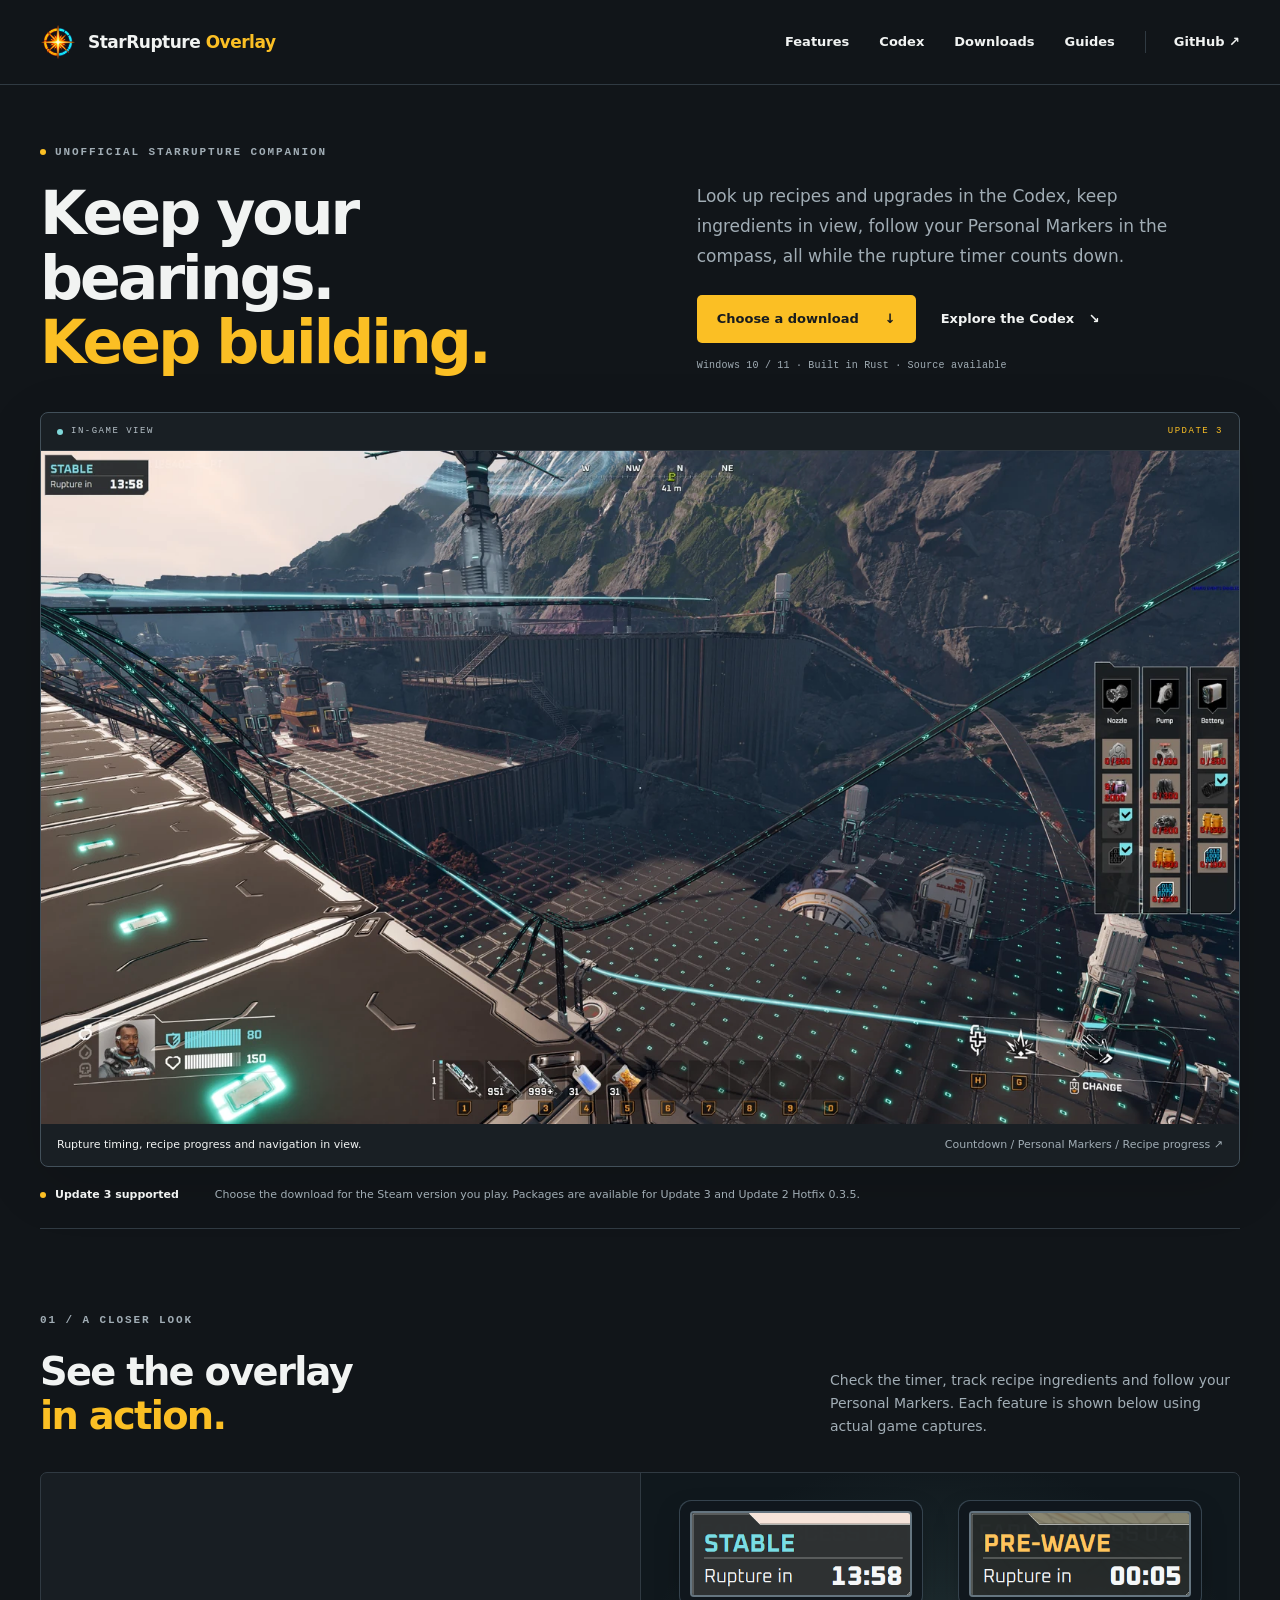
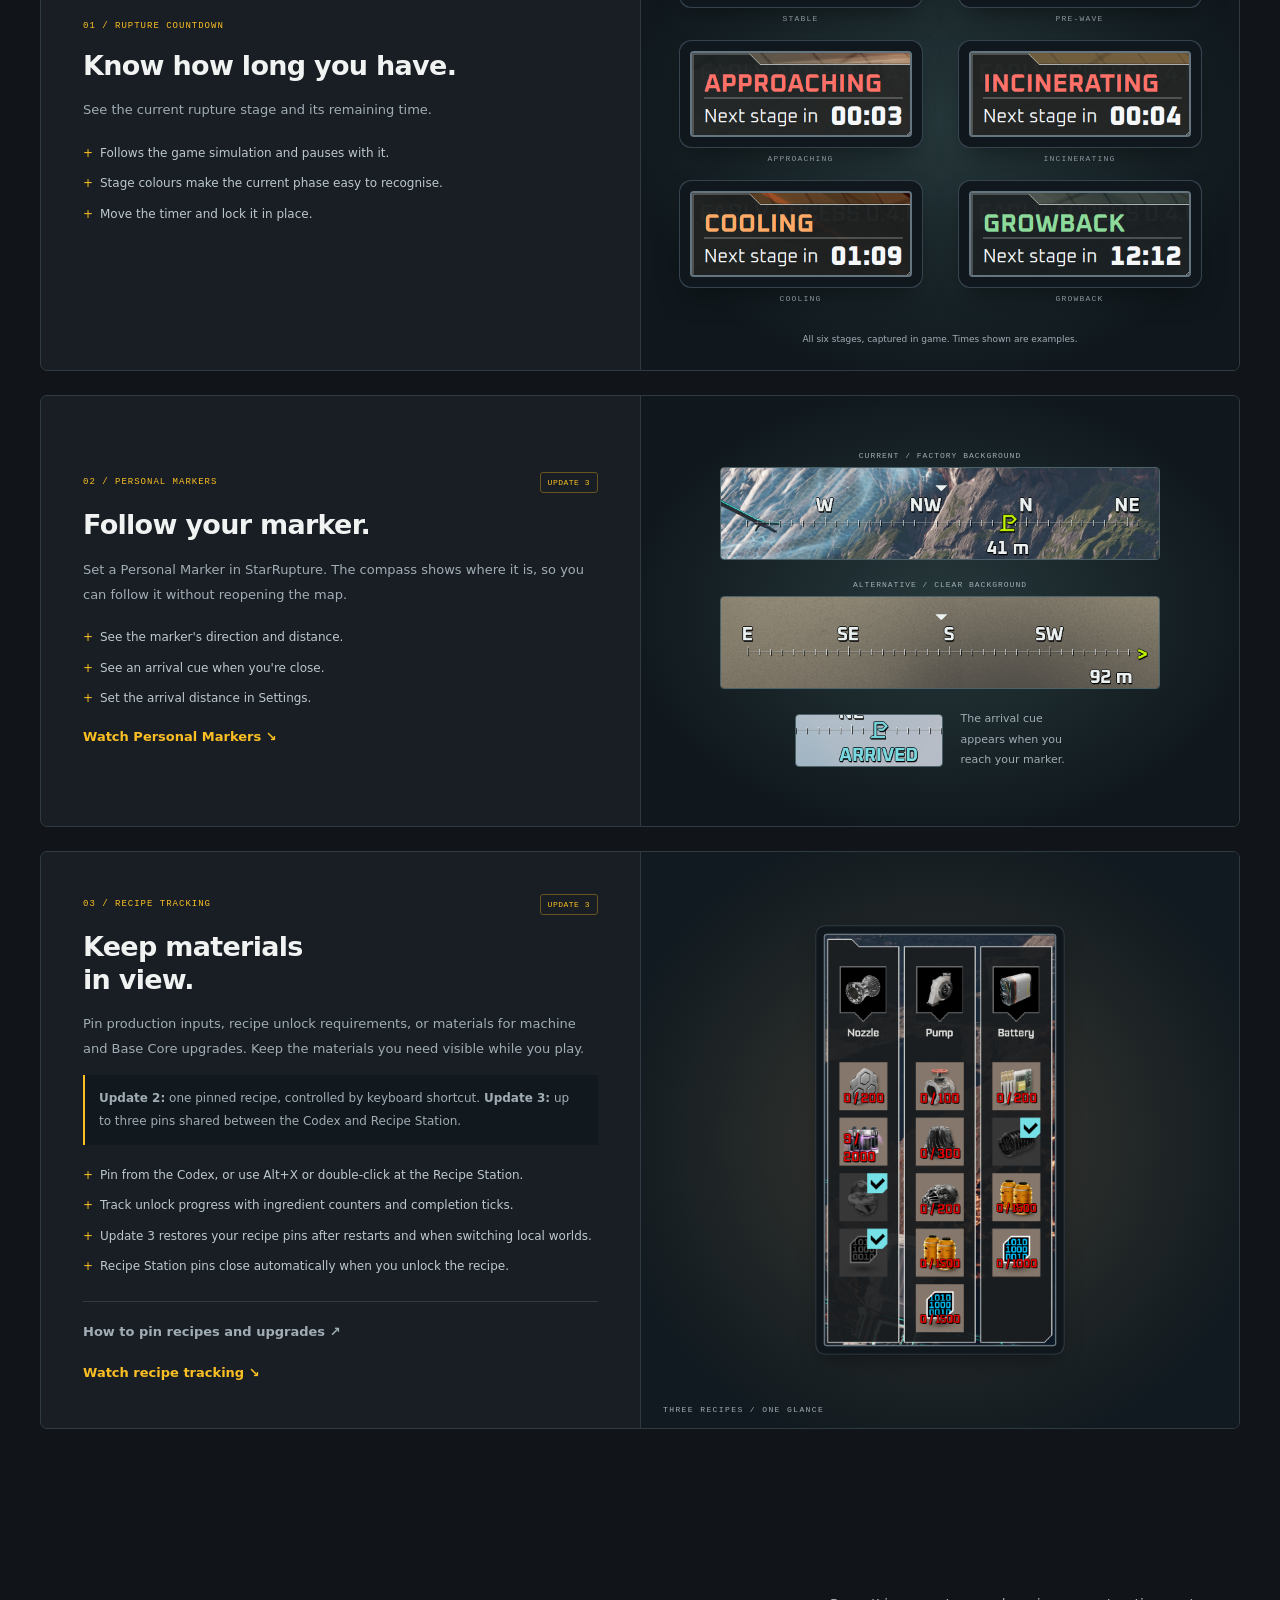
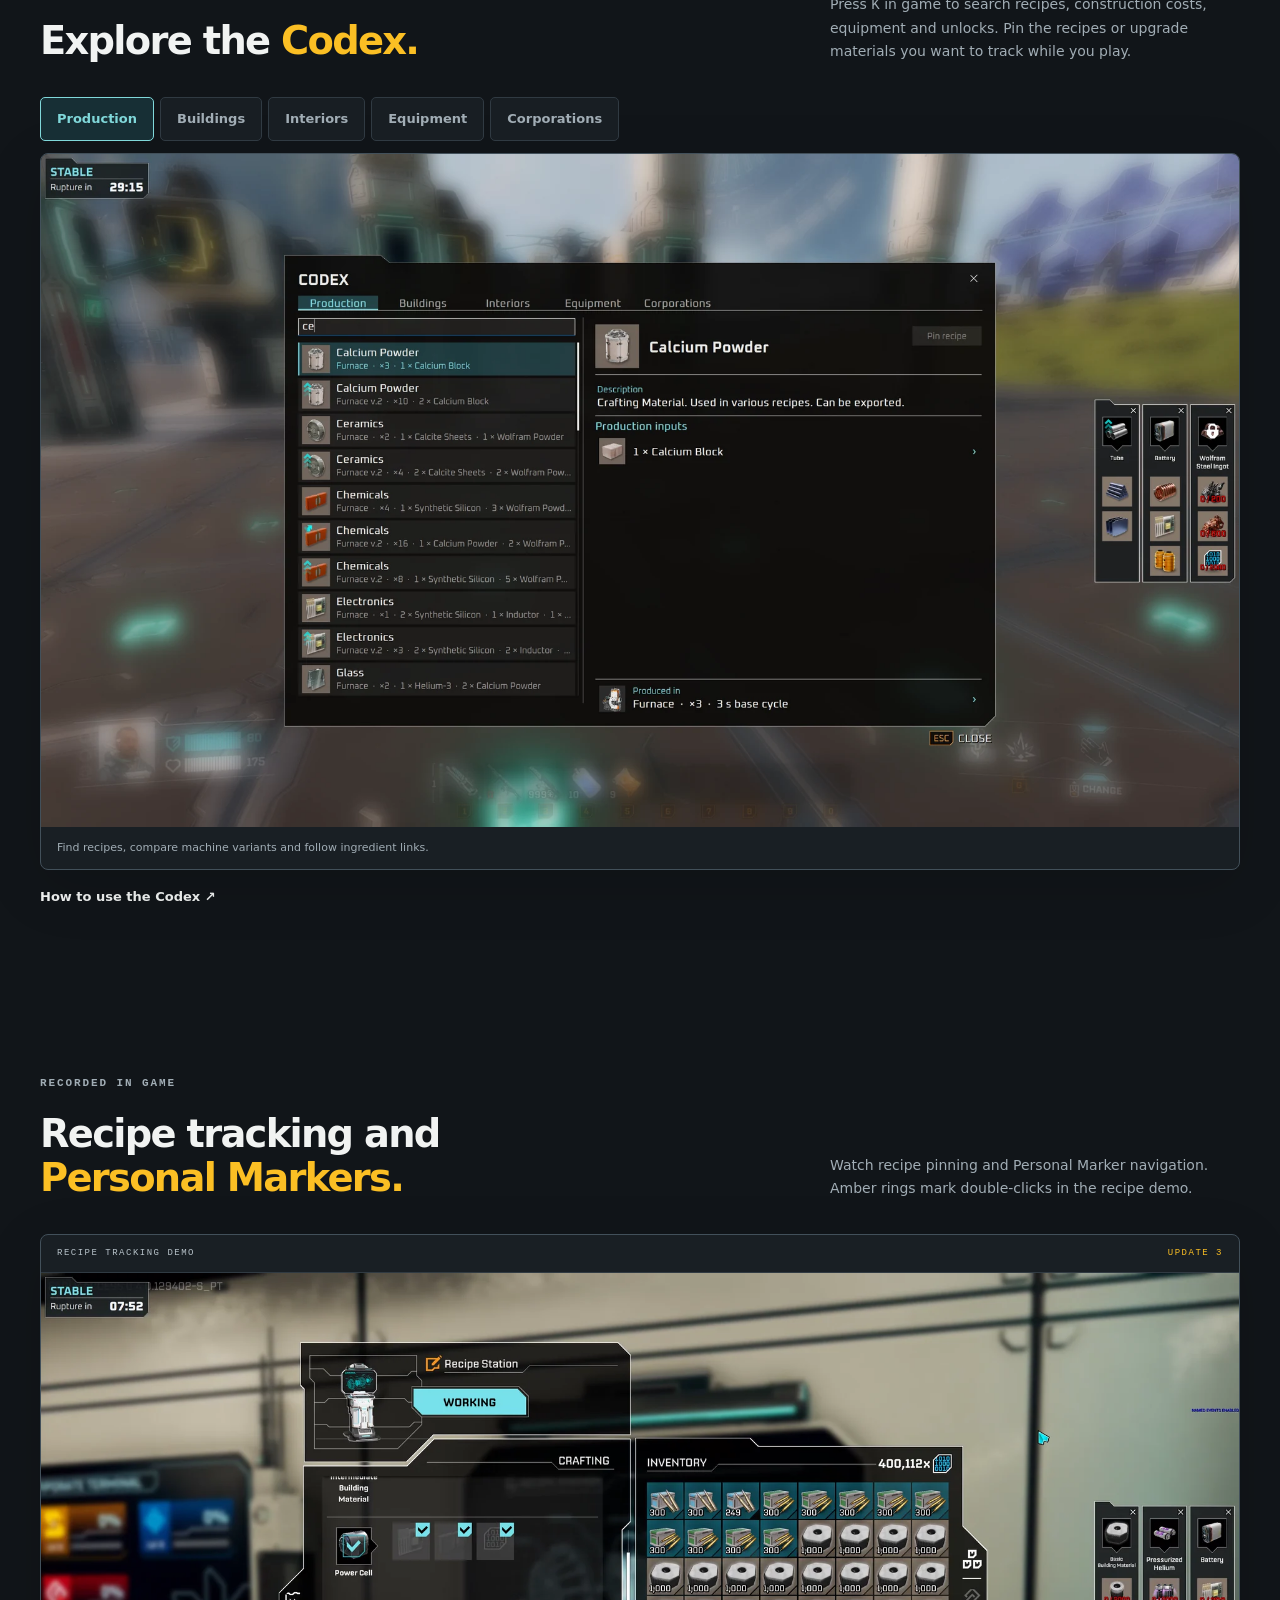
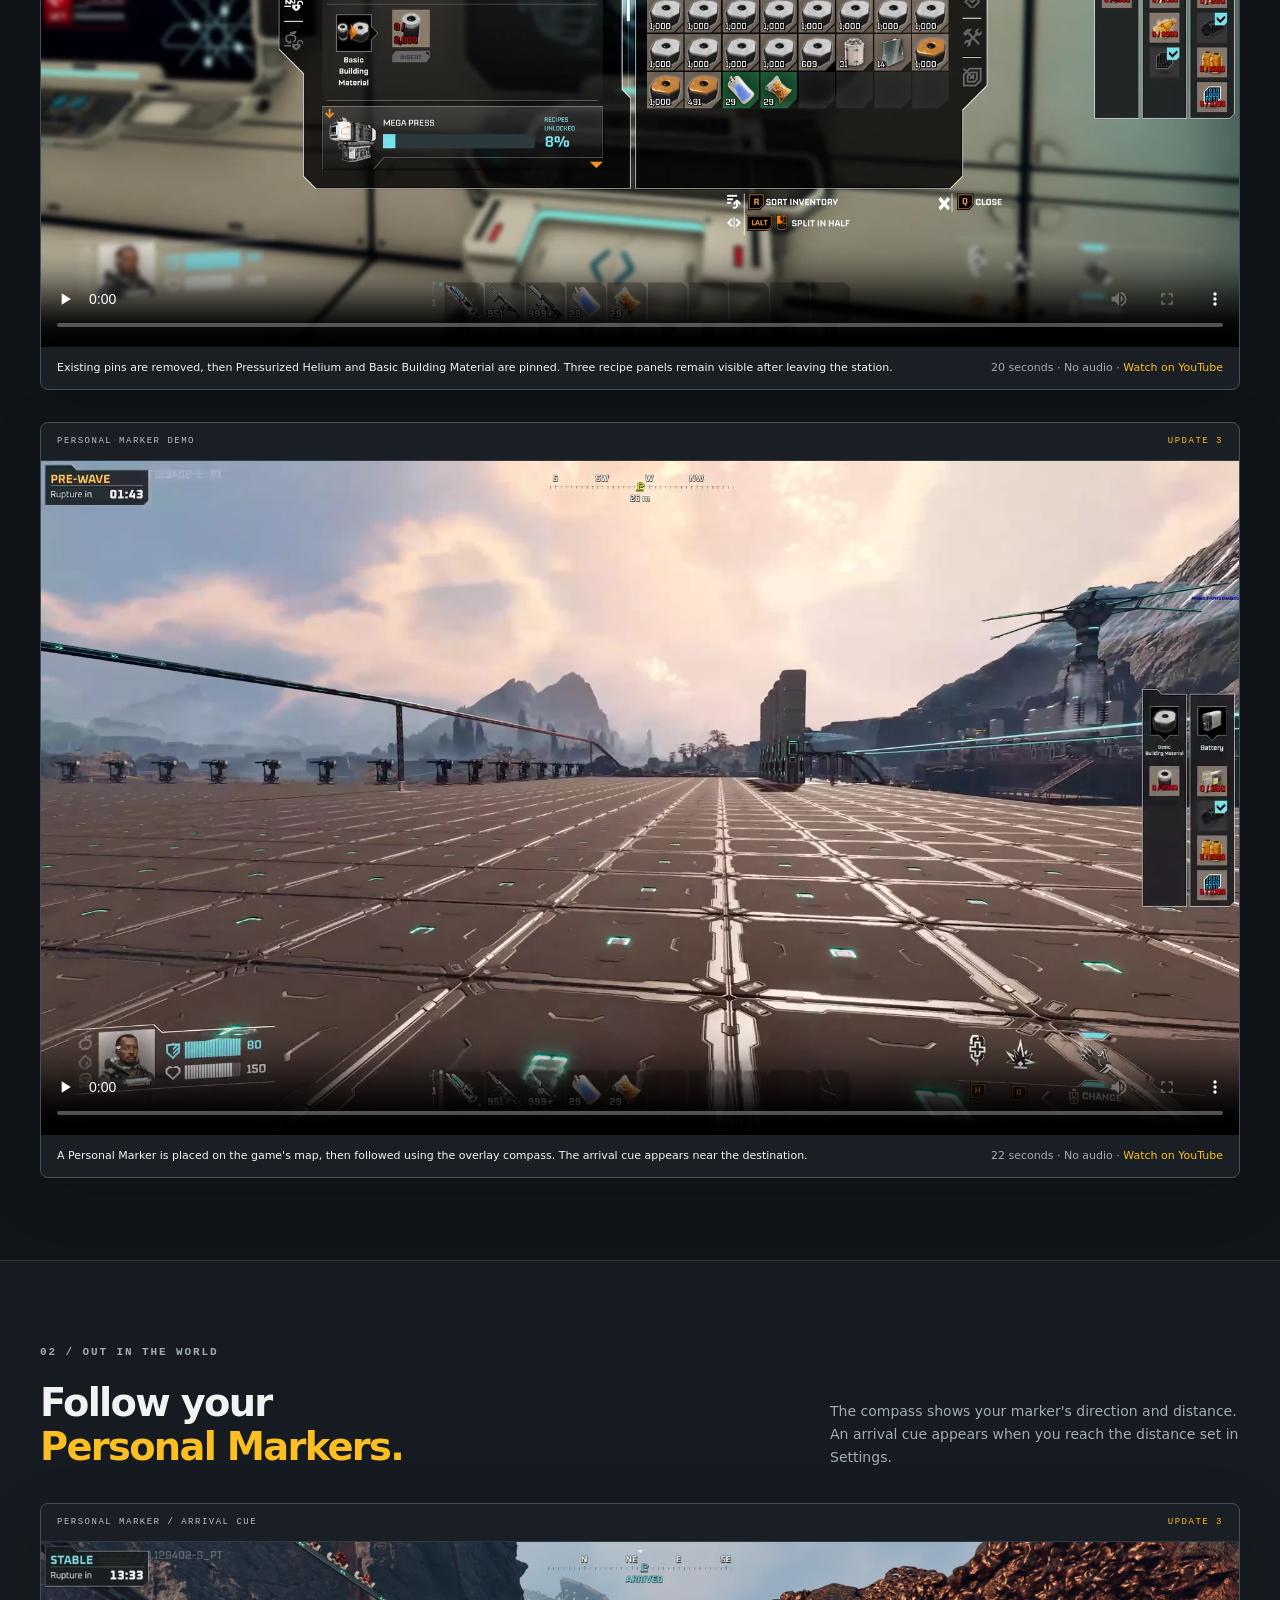
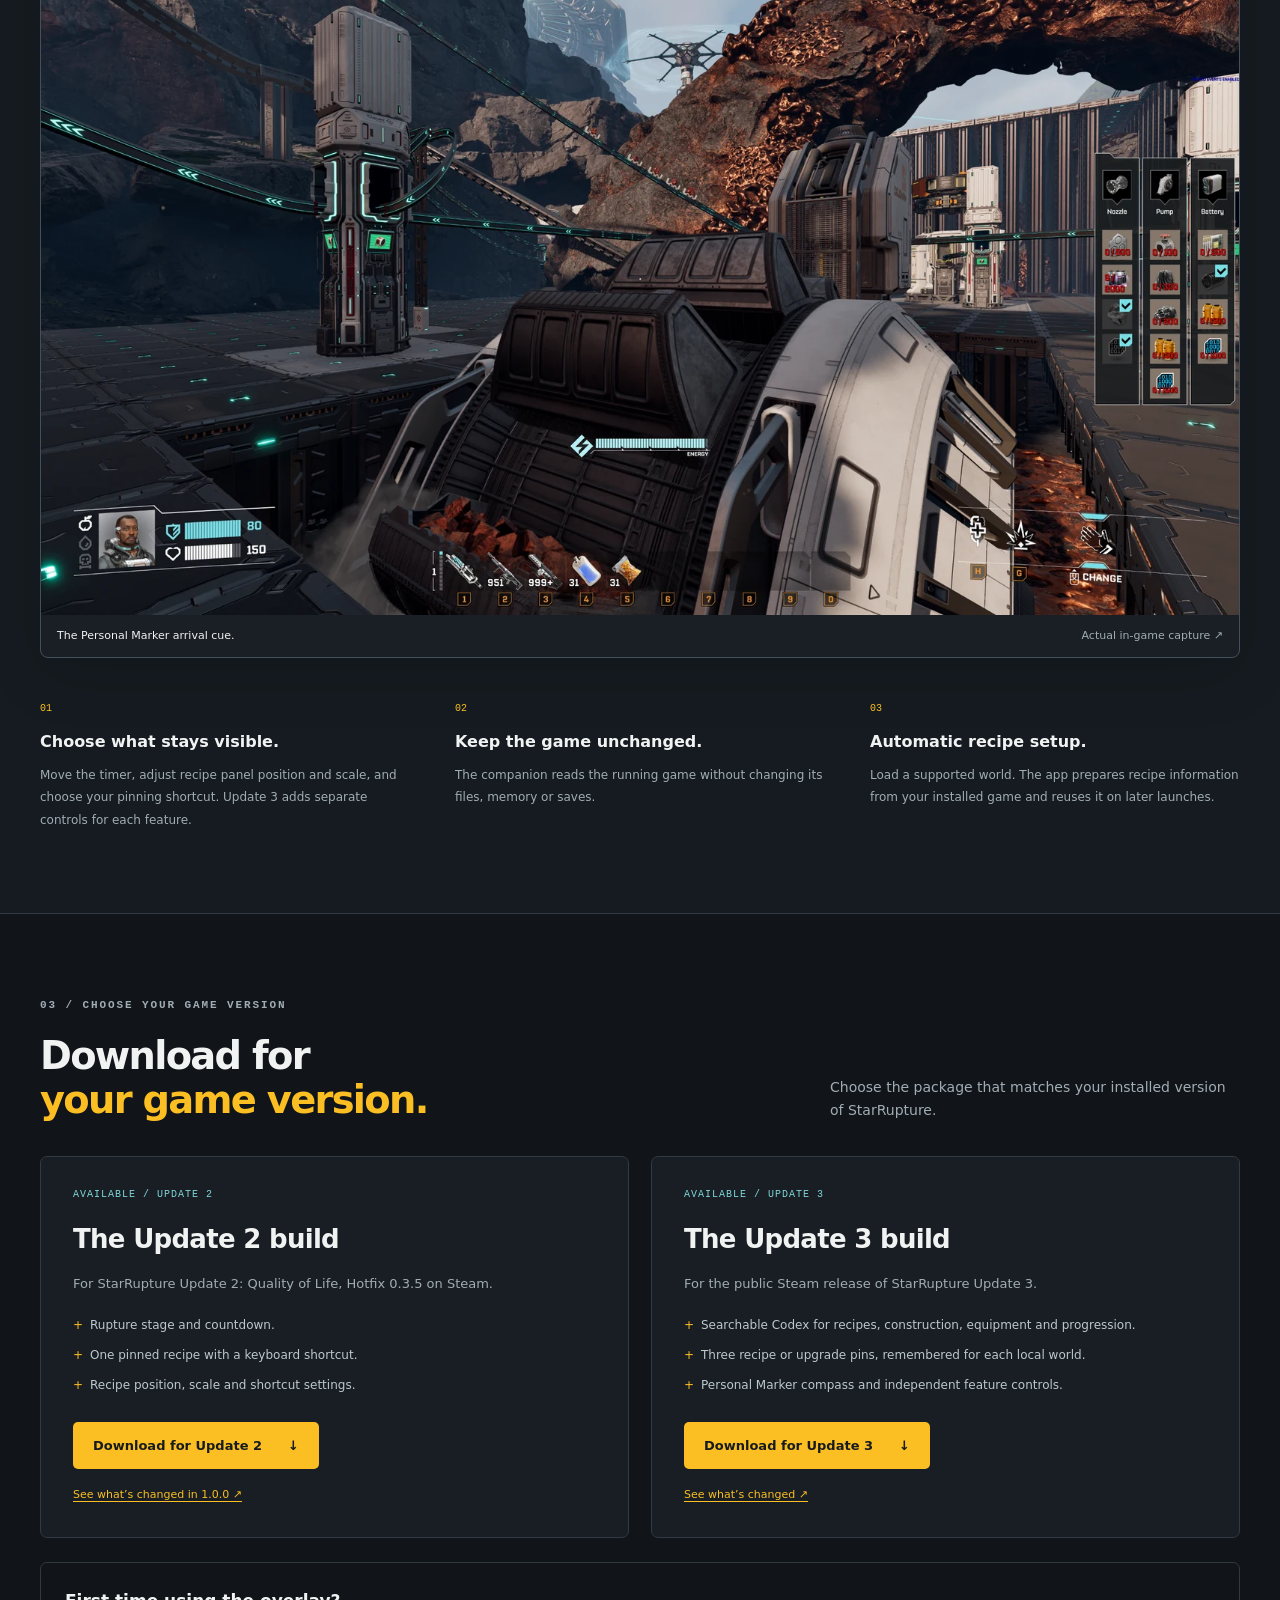
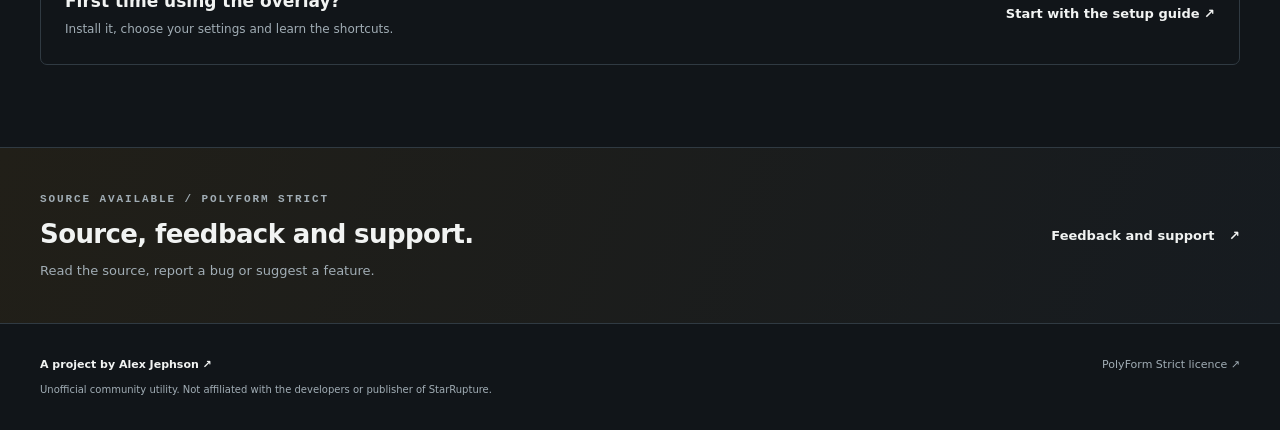
<file: site/website/index.html>
<!doctype html>
<html lang="en">
<head>
  <meta charset="utf-8">
  <meta name="viewport" content="width=device-width, initial-scale=1">
  <meta name="robots" content="noindex,nofollow">
  <meta name="theme-color" content="#111519">
  <meta name="description" content="Look up recipes and upgrades in the Codex, keep ingredients in view, follow your Personal Markers in the compass, all while the rupture timer counts down.">
  <title>StarRupture Overlay | Codex, Recipe Pins &amp; Rupture Timer</title>
  <link rel="icon" href="assets/overlay-mark.png">
  <link rel="stylesheet" href="styles.css?v=download-alignment">
<!-- SEO:start -->
<link rel="canonical" href="https://ahjephson.dev/star-rupture-overlay/">
<meta property="og:type" content="website">
<meta property="og:site_name" content="StarRupture Overlay">
<meta property="og:title" content="StarRupture Overlay | Codex, Recipe Pins &amp; Rupture Timer">
<meta property="og:description" content="Look up recipes and upgrades in the Codex, keep ingredients in view, follow your Personal Markers in the compass, all while the rupture timer counts down.">
<meta property="og:url" content="https://ahjephson.dev/star-rupture-overlay/">
<meta property="og:image" content="https://ahjephson.dev/star-rupture-overlay/assets/in-game-overview.webp">
<meta property="og:image:width" content="1600">
<meta property="og:image:height" content="899">
<meta property="og:image:alt" content="StarRupture Overlay showing the timer, Personal Marker compass and recipe tracker in game.">
<meta name="twitter:card" content="summary_large_image">
<meta name="twitter:title" content="StarRupture Overlay | Codex, Recipe Pins &amp; Rupture Timer">
<meta name="twitter:description" content="Look up recipes and upgrades in the Codex, keep ingredients in view, follow your Personal Markers in the compass, all while the rupture timer counts down.">
<meta name="twitter:image" content="https://ahjephson.dev/star-rupture-overlay/assets/in-game-overview.webp">
<meta name="twitter:image:alt" content="StarRupture Overlay showing the timer, Personal Marker compass and recipe tracker in game.">
<script type="application/ld+json">{"@context":"https://schema.org","@graph":[{"@type":"WebPage","@id":"https://ahjephson.dev/star-rupture-overlay/#page","url":"https://ahjephson.dev/star-rupture-overlay/","name":"StarRupture Overlay | Codex, Recipe Pins & Rupture Timer","description":"Look up recipes and upgrades in the Codex, keep ingredients in view, follow your Personal Markers in the compass, all while the rupture timer counts down.","inLanguage":"en","primaryImageOfPage":{"@type":"ImageObject","url":"https://ahjephson.dev/star-rupture-overlay/assets/in-game-overview.webp","width":1600,"height":899},"about":{"@id":"https://ahjephson.dev/star-rupture-overlay/#application"}},{"@type":"SoftwareApplication","@id":"https://ahjephson.dev/star-rupture-overlay/#application","name":"StarRupture Overlay","url":"https://ahjephson.dev/star-rupture-overlay/","description":"Look up recipes and upgrades in the Codex, keep ingredients in view, follow your Personal Markers in the compass, all while the rupture timer counts down.","applicationCategory":"UtilitiesApplication","operatingSystem":"Windows 10 or Windows 11 (64-bit)","isAccessibleForFree":true,"author":{"@type":"Person","name":"Alex Jephson","url":"https://ahjephson.dev/"},"license":"https://github.com/ahjephson/star-rupture-overlay/blob/main/LICENSE","installUrl":"https://ahjephson.dev/star-rupture-overlay/guides/install.html","softwareHelp":{"@type":"WebPage","url":"https://ahjephson.dev/star-rupture-overlay/guides/help.html"},"screenshot":"https://ahjephson.dev/star-rupture-overlay/assets/in-game-overview.webp"}]}</script>
<!-- SEO:end -->
</head>
<body>
  <a class="skip" href="#main">Skip to content</a>
  <header class="site-header"><div class="wrap header-inner">
    <a class="brand" href="./"><img src="assets/overlay-mark.png" width="36" height="36" alt=""><span>StarRupture <strong>Overlay</strong></span></a>
    <nav aria-label="Main navigation"><a href="#features">Features</a><a href="#codex">Codex</a><a href="#get-started">Downloads</a><a href="guides/install.html">Guides</a><a href="https://github.com/ahjephson/star-rupture-overlay" class="nav-source">GitHub <span aria-hidden="true">↗</span></a></nav>
  </div></header>
  <main id="main">
    <section class="hero wrap">
      <div class="hero-top"><div><p class="eyebrow"><span class="dot"></span> UNOFFICIAL STARRUPTURE COMPANION</p><h1>Keep your bearings.<br><span>Keep building.</span></h1></div><div class="hero-copy"><p>Look up recipes and upgrades in the Codex, keep ingredients in view, follow your Personal Markers in the compass, all while the rupture timer counts down.</p><div class="actions"><a class="button primary" href="#get-started">Choose a download <span aria-hidden="true">↓</span></a><a class="text-link" href="#codex">Explore the Codex <span aria-hidden="true">↘</span></a></div><p class="small muted">Windows 10 / 11 · Built in Rust · Source available</p></div></div>
      <figure class="game-frame hero-shot"><div class="frame-bar"><span><span class="live-dot"></span> IN-GAME VIEW</span><span class="preview-label">UPDATE 3</span></div><a href="assets/in-game-overview.png" target="_blank" rel="noopener" aria-label="Open full-size in-game screenshot"><img src="assets/in-game-overview.webp" width="1600" height="899" fetchpriority="high" alt="StarRupture factory with a rupture countdown at top left, a Personal Marker on the compass and three pinned recipe panels on the right."></a><figcaption><span>Rupture timing, recipe progress and navigation in view.</span><span>Countdown / Personal Markers / Recipe progress <span aria-hidden="true">↗</span></span></figcaption></figure>
      <div class="compatibility"><p><span class="dot"></span><strong>Update 3 supported</strong></p><p>Choose the download for the Steam version you play. Packages are available for Update 3 and Update 2 Hotfix 0.3.5.</p></div>
    </section>
    <section class="wrap section" id="features"><div class="section-heading"><div><p class="eyebrow">01 / A CLOSER LOOK</p><h2>See the overlay<br><span class="amber">in action.</span></h2></div><p>Check the timer, track recipe ingredients and follow your Personal Markers. Each feature is shown below using actual game captures.</p></div><div class="feature-grid feature-showcase">
      <article class="feature timer-feature"><div class="feature-visual timer-visual timer-cycle" aria-label="All six rupture timer stages"><figure class="timer-stage"><div class="capture-window"><img width="222" height="86" src="assets/timer-stable.png" alt="STABLE timer stage, 13:58, from an actual in-game capture." loading="lazy"></div><figcaption>STABLE</figcaption></figure><figure class="timer-stage"><div class="capture-window"><img width="222" height="86" src="assets/timer-pre-wave.png" alt="PRE-WAVE timer stage, 00:05, from an actual in-game capture." loading="lazy"></div><figcaption>PRE-WAVE</figcaption></figure><figure class="timer-stage"><div class="capture-window"><img width="222" height="86" src="assets/timer-approaching.png" alt="APPROACHING timer stage, 00:03, from an actual in-game capture." loading="lazy"></div><figcaption>APPROACHING</figcaption></figure><figure class="timer-stage"><div class="capture-window"><img width="222" height="86" src="assets/timer-incinerating.png" alt="INCINERATING timer stage, 00:04, from an actual in-game capture." loading="lazy"></div><figcaption>INCINERATING</figcaption></figure><figure class="timer-stage"><div class="capture-window"><img width="222" height="86" src="assets/timer-cooling.png" alt="COOLING timer stage, 01:09, from an actual in-game capture." loading="lazy"></div><figcaption>COOLING</figcaption></figure><figure class="timer-stage"><div class="capture-window"><img width="222" height="86" src="assets/timer-growback.png" alt="GROWBACK timer stage, 12:12, from an actual in-game capture." loading="lazy"></div><figcaption>GROWBACK</figcaption></figure><p class="stage-note">All six stages, captured in game. Times shown are examples.</p></div><div class="feature-content"><div class="feature-label"><span>01 / RUPTURE COUNTDOWN</span></div><h3>Know how long you have.</h3><p>See the current rupture stage and its remaining time.</p><ul class="feature-points"><li>Follows the game simulation and pauses with it.</li><li>Stage colours make the current phase easy to recognise.</li><li>Move the timer and lock it in place.</li></ul></div></article>
      <article class="feature recipe-feature"><div class="feature-visual recipe-visual"><div class="capture-window"><img width="310" height="550" src="assets/recipe-tracking.png" alt="Close-up of three actual pinned recipes: Nozzle, Pump and Battery, showing ingredient requirements and completion ticks." loading="lazy"></div><span class="capture-caption">THREE RECIPES / ONE GLANCE</span></div><div class="feature-content"><div class="feature-label"><span>03 / RECIPE TRACKING</span><span class="upcoming-tag">UPDATE 3</span></div><h3>Keep materials<br>in view.</h3><p>Pin production inputs, recipe unlock requirements, or materials for machine and Base Core upgrades. Keep the materials you need visible while you play.</p><p class="version-note"><strong>Update 2:</strong> one pinned recipe, controlled by keyboard shortcut. <strong>Update 3:</strong> up to three pins shared between the Codex and Recipe Station.</p><ul class="feature-points"><li>Pin from the Codex, or use Alt+X or double-click at the Recipe Station.</li><li>Track unlock progress with ingredient counters and completion ticks.</li><li>Update 3 restores your recipe pins after restarts and when switching local worlds.</li><li>Recipe Station pins close automatically when you unlock the recipe.</li></ul><p class="feature-note"><a class="text-link" href="guides/features.html#recipe-pins">How to pin recipes and upgrades ↗</a></p><a class="text-link demo-link" href="#recipe-demo">Watch recipe tracking ↘</a></div></article>
      <article class="feature compass-feature" id="compass"><div class="feature-visual compass-visual compass-states"><div class="marker-state"><span class="state-label">CURRENT / FACTORY BACKGROUND</span><div class="capture-window"><img width="440" height="93" src="assets/compass-factory.png" alt="Compass close-up with a Personal Marker flag and a distance of 41 metres." loading="lazy"></div></div><div class="marker-state clear-marker-state"><span class="state-label">ALTERNATIVE / CLEAR BACKGROUND</span><div class="capture-window"><img width="440" height="93" src="assets/compass-clear.png" alt="Alternative compass close-up against a clear dark wall, showing the Personal Marker side arrow and 92 metre distance." loading="lazy"></div></div><div class="arrival-state"><div class="capture-window"><img width="148" height="53" src="assets/compass-arrived.png" alt="Separate close-up of the cyan ARRIVED cue." loading="lazy"></div><p>The arrival cue appears when you reach your marker.</p></div></div><div class="feature-content"><div class="feature-label"><span>02 / PERSONAL MARKERS</span><span class="upcoming-tag">UPDATE 3</span></div><h3>Follow your marker.</h3><p>Set a Personal Marker in StarRupture. The compass shows where it is, so you can follow it without reopening the map.</p><ul class="feature-points"><li>See the marker's direction and distance.</li><li>See an arrival cue when you're close.</li><li>Set the arrival distance in Settings.</li></ul><a class="text-link demo-link" href="#marker-demo">Watch Personal Markers ↘</a></div></article>
    </div></section>
    <section class="wrap section" id="codex">
      <div class="section-heading"><div><h2>Explore the <span class="amber">Codex.</span></h2></div><p>Press <kbd>K</kbd> in game to search recipes, construction costs, equipment and unlocks. Pin the recipes or upgrade materials you want to track while you play.</p></div>
      <fieldset class="codex-carousel">
        <legend>Choose a Codex tab</legend>
        <input type="radio" name="codex-tab" id="codex-tab-production" checked>
        <input type="radio" name="codex-tab" id="codex-tab-buildings">
        <input type="radio" name="codex-tab" id="codex-tab-interiors">
        <input type="radio" name="codex-tab" id="codex-tab-equipment">
        <input type="radio" name="codex-tab" id="codex-tab-corporations">
        <div class="codex-tabs">
          <label for="codex-tab-production">Production</label>
          <label for="codex-tab-buildings">Buildings</label>
          <label for="codex-tab-interiors">Interiors</label>
          <label for="codex-tab-equipment">Equipment</label>
          <label for="codex-tab-corporations">Corporations</label>
        </div>
        <div class="codex-slides">
          <figure class="game-frame codex-slide" id="codex-slide-production"><a href="assets/codex/production.webp" target="_blank" rel="noopener" aria-label="Open full-size Production screenshot"><img src="assets/codex/production.webp" width="1920" height="1079" loading="lazy" alt="Calcium Powder in the Production tab, with its input, output and base cycle time."></a><figcaption>Find recipes, compare machine variants and follow ingredient links.</figcaption></figure>
          <figure class="game-frame codex-slide" id="codex-slide-buildings"><a href="assets/codex/buildings.webp" target="_blank" rel="noopener" aria-label="Open full-size Buildings screenshot"><img src="assets/codex/buildings.webp" width="1920" height="1079" loading="lazy" alt="The Buildings tab showing construction costs, the corporation unlock and recipes for the Compounder."></a><figcaption>Check construction costs, unlock requirements, and what each machine produces.</figcaption></figure>
          <figure class="game-frame codex-slide" id="codex-slide-interiors"><a href="assets/codex/interiors.webp" target="_blank" rel="noopener" aria-label="Open full-size Interiors screenshot"><img src="assets/codex/interiors.webp" width="1920" height="1079" loading="lazy" alt="The Interiors tab showing the Equipment Upgrade Station and its construction and unlock requirements."></a><figcaption>Look up indoor stations, storage and their unlock requirements.</figcaption></figure>
          <figure class="game-frame codex-slide" id="codex-slide-equipment"><a href="assets/codex/equipment.webp" target="_blank" rel="noopener" aria-label="Open full-size Equipment screenshot"><img src="assets/codex/equipment.webp" width="1920" height="1079" loading="lazy" alt="The Equipment tab showing the MAR-9 Phantom, its ammunition and barrel and sight options."></a><figcaption>Compare ammunition, equipment costs and weapon attachments.</figcaption></figure>
          <figure class="game-frame codex-slide" id="codex-slide-corporations"><a href="assets/codex/corporations.webp" target="_blank" rel="noopener" aria-label="Open full-size Corporations screenshot"><img src="assets/codex/corporations.webp" width="1920" height="1079" loading="lazy" alt="The Corporations tab showing reputation thresholds, War Bond rewards and the Defense Turret unlock."></a><figcaption>See reputation thresholds, rewards and what each corporation level unlocks.</figcaption></figure>
        </div>
      </fieldset>
      <a class="text-link codex-guide-link" href="guides/features.html#codex-guide">How to use the Codex ↗</a>
    </section>
    <section class="wrap section game-demos" id="video-demos"><div class="section-heading"><div><p class="eyebrow">RECORDED IN GAME</p><h2>Recipe tracking and<br><span class="amber">Personal Markers.</span></h2></div><p>Watch recipe pinning and Personal Marker navigation. Amber rings mark double-clicks in the recipe demo.</p></div><figure class="game-frame demo-player" id="recipe-demo"><div class="frame-bar"><span>RECIPE TRACKING DEMO</span><span class="preview-label">UPDATE 3</span></div><video controls playsinline preload="none" poster="assets/video/recipe-tracking-poster.webp" width="1920" height="1080" aria-label="Recipe pinning demonstration" aria-describedby="recipe-demo-caption"><source src="assets/video/recipe-tracking-demo.mp4" type="video/mp4"><p>Your browser cannot play this video. <a href="assets/video/recipe-tracking-demo.mp4">Download the recipe tracking demo</a>.</p></video><figcaption id="recipe-demo-caption"><span>Existing pins are removed, then Pressurized Helium and Basic Building Material are pinned. Three recipe panels remain visible after leaving the station.</span><span>20 seconds · No audio · <a href="https://www.youtube.com/watch?v=gaKTaWLF_RE">Watch on YouTube</a></span></figcaption></figure><figure class="game-frame demo-player" id="marker-demo"><div class="frame-bar"><span>PERSONAL MARKER DEMO</span><span class="preview-label">UPDATE 3</span></div><video controls playsinline preload="none" poster="assets/video/personal-marker-poster.webp" width="1920" height="1080" aria-label="Setting and following a Personal Marker" aria-describedby="marker-demo-caption"><source src="assets/video/personal-marker-demo.mp4" type="video/mp4"><p>Your browser cannot play this video. <a href="assets/video/personal-marker-demo.mp4">Download the Personal Marker demo</a>.</p></video><figcaption id="marker-demo-caption"><span>A Personal Marker is placed on the game's map, then followed using the overlay compass. The arrival cue appears near the destination.</span><span>22 seconds · No audio · <a href="https://www.youtube.com/watch?v=83YASCr2vE8">Watch on YouTube</a></span></figcaption></figure></section>
    <section class="game-band" id="in-game"><div class="wrap section"><div class="section-heading"><div><p class="eyebrow">02 / OUT IN THE WORLD</p><h2>Follow your<br><span class="amber">Personal Markers.</span></h2></div><p>The compass shows your marker's direction and distance. An arrival cue appears when you reach the distance set in Settings.</p></div><figure class="game-frame"><div class="frame-bar"><span>PERSONAL MARKER / ARRIVAL CUE</span><span class="preview-label">UPDATE 3</span></div><a href="assets/personal-marker-arrival.png" target="_blank" rel="noopener" aria-label="Open full-size Personal Marker screenshot"><img src="assets/personal-marker-arrival.webp" width="1600" height="899" loading="lazy" alt="In-game view near a factory with ARRIVED displayed below a Personal Marker on the overlay compass."></a><figcaption><span>The Personal Marker arrival cue.</span><span>Actual in-game capture <span aria-hidden="true">↗</span></span></figcaption></figure><div class="quiet-facts"><div><span class="fact-number">01</span><h3>Choose what stays visible.</h3><p>Move the timer, adjust recipe panel position and scale, and choose your pinning shortcut. Update 3 adds separate controls for each feature.</p></div><div><span class="fact-number">02</span><h3>Keep the game unchanged.</h3><p>The companion reads the running game without changing its files, memory or saves.</p></div><div><span class="fact-number">03</span><h3>Automatic recipe setup.</h3><p>Load a supported world. The app prepares recipe information from your installed game and reuses it on later launches.</p></div></div></div></section>
    <section id="get-started" class="wrap section downloads"><div class="section-heading"><div><p class="eyebrow">03 / CHOOSE YOUR GAME VERSION</p><h2>Download for<br><span class="amber">your game version.</span></h2></div><p>Choose the package that matches your installed version of StarRupture.</p></div><div class="download-grid"><article class="download-card"><span class="download-channel">AVAILABLE / UPDATE 2</span><h3>The Update 2 build</h3><p>For StarRupture Update 2: Quality of Life, Hotfix 0.3.5 on Steam.</p><ul class="feature-points"><li>Rupture stage and countdown.</li><li>One pinned recipe with a keyboard shortcut.</li><li>Recipe position, scale and shortcut settings.</li></ul><a class="button primary" href="https://ahjephson.dev/star-rupture-overlay/downloads/starrupture-overlay-v1.0.0-windows-x64.zip">Download for Update 2 <span aria-hidden="true">↓</span></a><p class="release-note"><a href="https://github.com/ahjephson/star-rupture-overlay/releases/tag/v1.0.0">See what’s changed in 1.0.0 ↗</a></p></article><article class="download-card"><span class="download-channel">AVAILABLE / UPDATE 3</span><h3>The Update 3 build</h3><p>For the public Steam release of StarRupture Update 3.</p><ul class="feature-points"><li>Searchable Codex for recipes, construction, equipment and progression.</li><li>Three recipe or upgrade pins, remembered for each local world.</li><li>Personal Marker compass and independent feature controls.</li></ul><a class="button primary" id="update-3-download" href="https://ahjephson.dev/star-rupture-overlay/downloads/latest.zip">Download for Update 3 <span aria-hidden="true">↓</span></a><p class="release-note"><a id="update-3-release-notes" href="https://ahjephson.dev/star-rupture-overlay/releases/latest">See what’s changed ↗</a></p></article></div><div class="guide-strip"><div><h3>First time using the overlay?</h3><p>Install it, choose your settings and learn the shortcuts.</p></div><a class="text-link" href="guides/install.html">Start with the setup guide ↗</a></div></section>
    <section class="closing"><div class="wrap closing-inner"><div><p class="eyebrow">SOURCE AVAILABLE / POLYFORM STRICT</p><h2>Source, feedback and support.</h2><p>Read the source, report a bug or suggest a feature.</p></div><a class="text-link" href="https://github.com/ahjephson/star-rupture-overlay/issues">Feedback and support <span aria-hidden="true">↗</span></a></div></section>
  </main>
  <footer class="wrap footer"><div><a class="footer-brand" href="https://ahjephson.dev/">A project by Alex Jephson <span aria-hidden="true">↗</span></a><p>Unofficial community utility. Not affiliated with the developers or publisher of StarRupture.</p></div><a href="https://github.com/ahjephson/star-rupture-overlay/blob/main/LICENSE">PolyForm Strict licence ↗</a></footer>
</body>
</html>
</file>
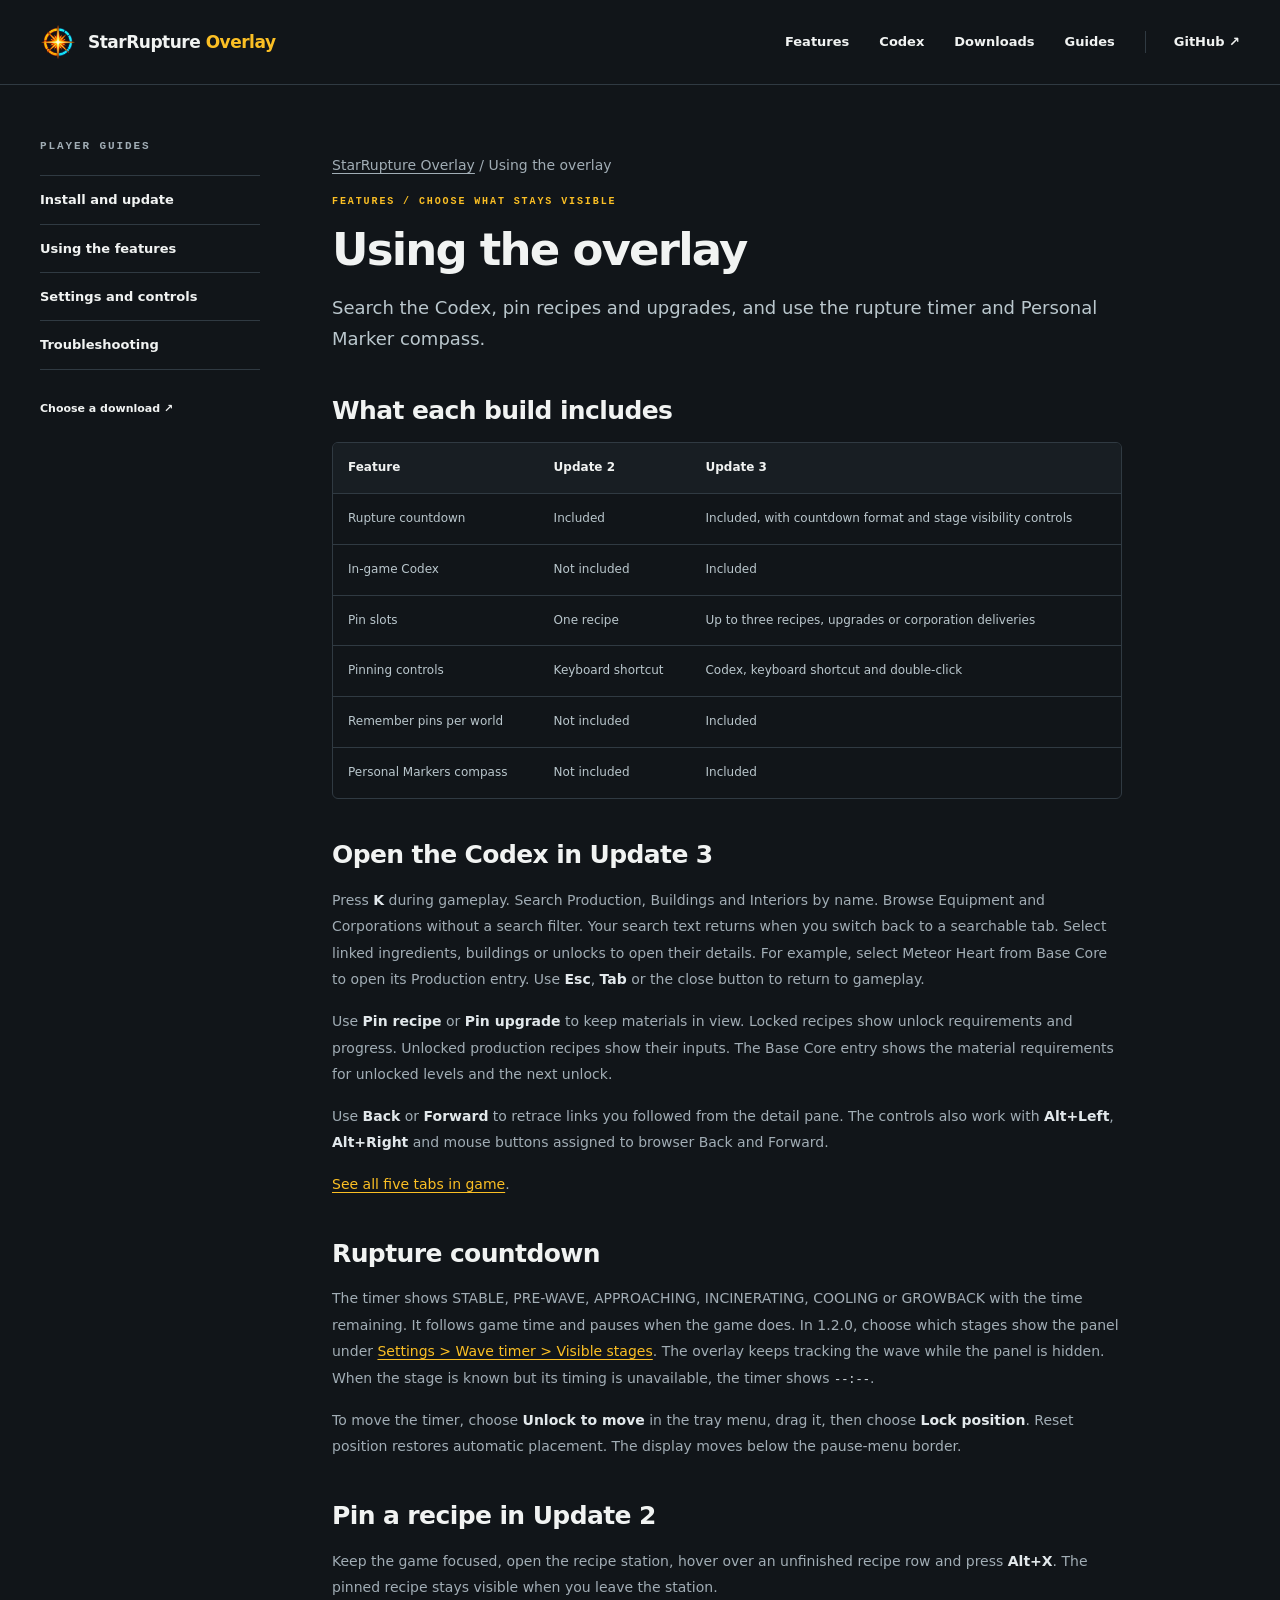
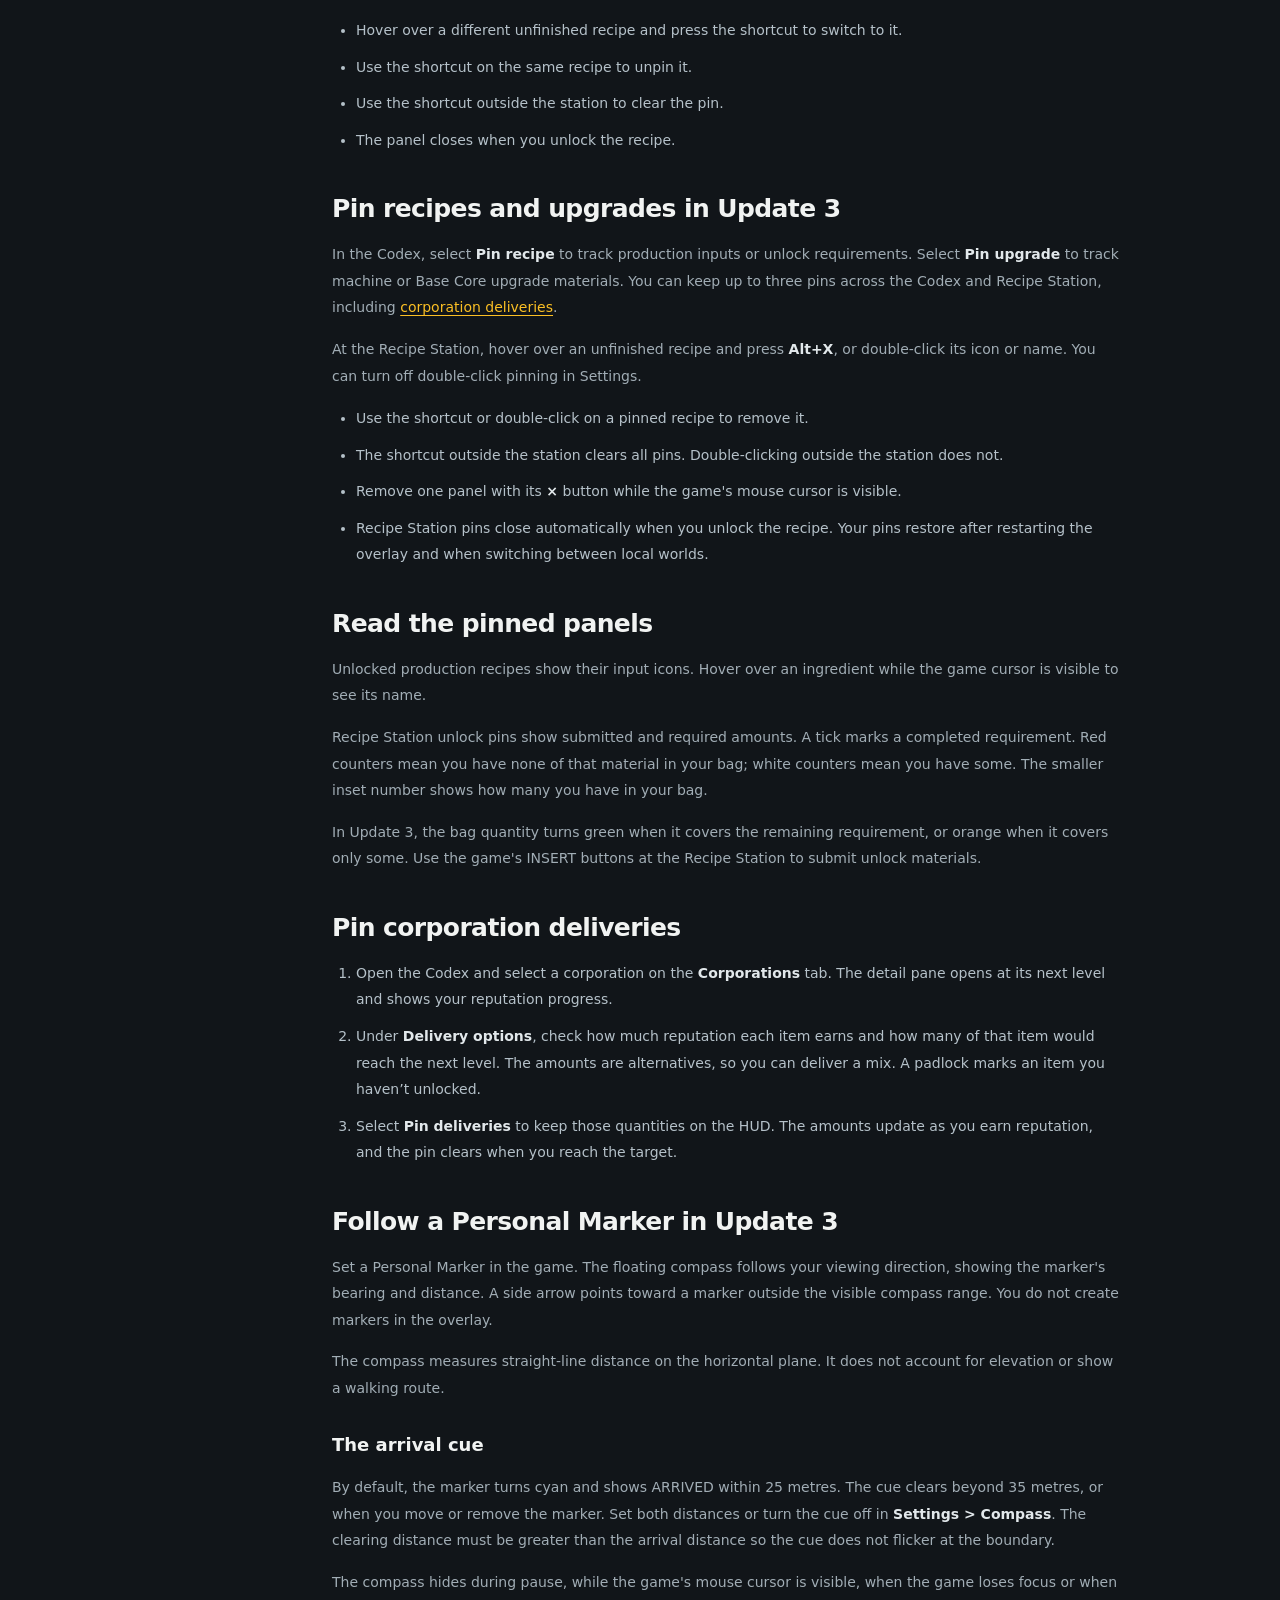
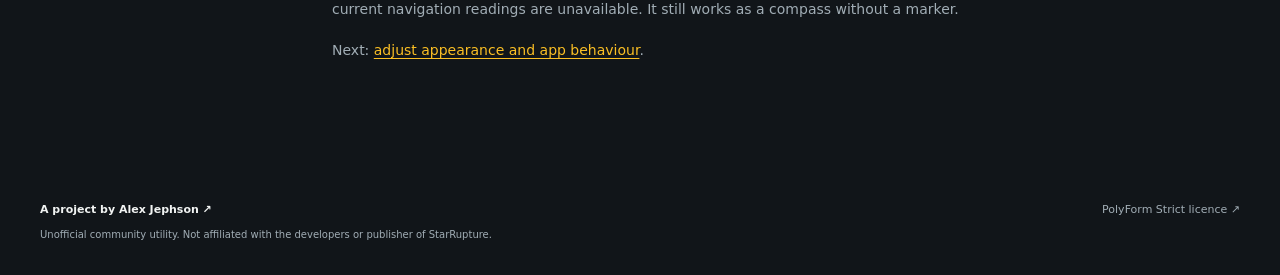
<file: site/website/guides/features.html>
<!doctype html>
<html lang="en"><head><meta charset="utf-8"><meta name="viewport" content="width=device-width, initial-scale=1"><meta name="robots" content="noindex,nofollow"><meta name="theme-color" content="#111519"><meta name="description" content="Search the Codex, pin recipes and upgrades, and use the rupture timer and Personal Marker compass."><title>Using the overlay | StarRupture Overlay</title><link rel="icon" href="../assets/overlay-mark.png"><link rel="stylesheet" href="../styles.css?v=codex-1">
<!-- SEO:start -->
<link rel="canonical" href="https://ahjephson.dev/star-rupture-overlay/guides/features.html">
<meta property="og:type" content="website">
<meta property="og:site_name" content="StarRupture Overlay">
<meta property="og:title" content="Using the overlay | StarRupture Overlay">
<meta property="og:description" content="Search the Codex, pin recipes and upgrades, and use the rupture timer and Personal Marker compass.">
<meta property="og:url" content="https://ahjephson.dev/star-rupture-overlay/guides/features.html">
<meta property="og:image" content="https://ahjephson.dev/star-rupture-overlay/assets/in-game-overview.webp">
<meta property="og:image:width" content="1600">
<meta property="og:image:height" content="899">
<meta property="og:image:alt" content="StarRupture Overlay showing the timer, Personal Marker compass and recipe tracker in game.">
<meta name="twitter:card" content="summary_large_image">
<meta name="twitter:title" content="Using the overlay | StarRupture Overlay">
<meta name="twitter:description" content="Search the Codex, pin recipes and upgrades, and use the rupture timer and Personal Marker compass.">
<meta name="twitter:image" content="https://ahjephson.dev/star-rupture-overlay/assets/in-game-overview.webp">
<meta name="twitter:image:alt" content="StarRupture Overlay showing the timer, Personal Marker compass and recipe tracker in game.">
<script type="application/ld+json">{"@context":"https://schema.org","@graph":[{"@type":"WebPage","@id":"https://ahjephson.dev/star-rupture-overlay/guides/features.html#page","url":"https://ahjephson.dev/star-rupture-overlay/guides/features.html","name":"Using the overlay | StarRupture Overlay","description":"Search the Codex, pin recipes and upgrades, and use the rupture timer and Personal Marker compass.","inLanguage":"en","primaryImageOfPage":{"@type":"ImageObject","url":"https://ahjephson.dev/star-rupture-overlay/assets/in-game-overview.webp","width":1600,"height":899},"about":{"@id":"https://ahjephson.dev/star-rupture-overlay/#application"},"breadcrumb":{"@id":"https://ahjephson.dev/star-rupture-overlay/guides/features.html#breadcrumb"}},{"@type":"BreadcrumbList","@id":"https://ahjephson.dev/star-rupture-overlay/guides/features.html#breadcrumb","itemListElement":[{"@type":"ListItem","position":1,"name":"StarRupture Overlay","item":"https://ahjephson.dev/star-rupture-overlay/"},{"@type":"ListItem","position":2,"name":"Using the overlay","item":"https://ahjephson.dev/star-rupture-overlay/guides/features.html"}]}]}</script>
<!-- SEO:end -->
</head>
<body><a class="skip" href="#main">Skip to content</a>
  <header class="site-header"><div class="wrap header-inner">
    <a class="brand" href="../"><img src="../assets/overlay-mark.png" width="36" height="36" alt=""><span>StarRupture <strong>Overlay</strong></span></a>
    <nav aria-label="Main navigation"><a href="../#features">Features</a><a href="../#codex">Codex</a><a href="../#get-started">Downloads</a><a href="install.html">Guides</a><a href="https://github.com/ahjephson/star-rupture-overlay" class="nav-source">GitHub <span aria-hidden="true">↗</span></a></nav>
  </div></header>
<main id="main" class="wrap guide-layout"><aside class="guide-nav"><p class="eyebrow">PLAYER GUIDES</p><nav aria-label="Player guides"><a href="install.html">Install and update</a><a href="features.html">Using the features</a><a href="settings.html">Settings and controls</a><a href="help.html">Troubleshooting</a></nav><a class="text-link" href="../#get-started">Choose a download ↗</a></aside><article class="guide-prose"><p class="guide-breadcrumb"><a href="../">StarRupture Overlay</a> / Using the overlay</p><p class="eyebrow">FEATURES / CHOOSE WHAT STAYS VISIBLE</p><h1>Using the overlay</h1><p class="guide-intro">Search the Codex, pin recipes and upgrades, and use the rupture timer and Personal Marker compass.</p><h2>What each build includes</h2><div class="table-scroll"><table><thead><tr><th>Feature</th><th>Update 2</th><th>Update 3</th></tr></thead><tbody><tr><td>Rupture countdown</td><td>Included</td><td>Included, with countdown format and stage visibility controls</td></tr><tr><td>In-game Codex</td><td>Not included</td><td>Included</td></tr><tr><td>Pin slots</td><td>One recipe</td><td>Up to three recipes, upgrades or corporation deliveries</td></tr><tr><td>Pinning controls</td><td>Keyboard shortcut</td><td>Codex, keyboard shortcut and double-click</td></tr><tr><td>Remember pins per world</td><td>Not included</td><td>Included</td></tr><tr><td>Personal Markers compass</td><td>Not included</td><td>Included</td></tr></tbody></table></div><h2 id="codex-guide">Open the Codex in Update 3</h2><p>Press <strong>K</strong> during gameplay. Search Production, Buildings and Interiors by name. Browse Equipment and Corporations without a search filter. Your search text returns when you switch back to a searchable tab. Select linked ingredients, buildings or unlocks to open their details. For example, select Meteor Heart from Base Core to open its Production entry. Use <strong>Esc</strong>, <strong>Tab</strong> or the close button to return to gameplay.</p><p>Use <strong>Pin recipe</strong> or <strong>Pin upgrade</strong> to keep materials in view. Locked recipes show unlock requirements and progress. Unlocked production recipes show their inputs. The Base Core entry shows the material requirements for unlocked levels and the next unlock.</p><p>Use <strong>Back</strong> or <strong>Forward</strong> to retrace links you followed from the detail pane. The controls also work with <strong>Alt+Left</strong>, <strong>Alt+Right</strong> and mouse buttons assigned to browser Back and Forward.</p><p><a href="../#codex">See all five tabs in game</a>.</p>
<h2>Rupture countdown</h2><p>The timer shows STABLE, PRE-WAVE, APPROACHING, INCINERATING, COOLING or GROWBACK with the time remaining. It follows game time and pauses when the game does. In 1.2.0, choose which stages show the panel under <a href="settings.html#wave-timer">Settings &gt; Wave timer &gt; Visible stages</a>. The overlay keeps tracking the wave while the panel is hidden. When the stage is known but its timing is unavailable, the timer shows <code>--:--</code>.</p><p>To move the timer, choose <strong>Unlock to move</strong> in the tray menu, drag it, then choose <strong>Lock position</strong>. Reset position restores automatic placement. The display moves below the pause-menu border.</p>
<h2>Pin a recipe in Update 2</h2><p>Keep the game focused, open the recipe station, hover over an unfinished recipe row and press <strong>Alt+X</strong>. The pinned recipe stays visible when you leave the station.</p><ul><li>Hover over a different unfinished recipe and press the shortcut to switch to it.</li><li>Use the shortcut on the same recipe to unpin it.</li><li>Use the shortcut outside the station to clear the pin.</li><li>The panel closes when you unlock the recipe.</li></ul>
<h2 id="recipe-pins">Pin recipes and upgrades in Update 3</h2><p>In the Codex, select <strong>Pin recipe</strong> to track production inputs or unlock requirements. Select <strong>Pin upgrade</strong> to track machine or Base Core upgrade materials. You can keep up to three pins across the Codex and Recipe Station, including <a href="#corporation-deliveries">corporation deliveries</a>.</p><p>At the Recipe Station, hover over an unfinished recipe and press <strong>Alt+X</strong>, or double-click its icon or name. You can turn off double-click pinning in Settings.</p><ul><li>Use the shortcut or double-click on a pinned recipe to remove it.</li><li>The shortcut outside the station clears all pins. Double-clicking outside the station does not.</li><li>Remove one panel with its <strong>×</strong> button while the game's mouse cursor is visible.</li><li>Recipe Station pins close automatically when you unlock the recipe. Your pins restore after restarting the overlay and when switching between local worlds.</li></ul>
<h2>Read the pinned panels</h2><p>Unlocked production recipes show their input icons. Hover over an ingredient while the game cursor is visible to see its name.</p><p>Recipe Station unlock pins show submitted and required amounts. A tick marks a completed requirement. Red counters mean you have none of that material in your bag; white counters mean you have some. The smaller inset number shows how many you have in your bag.</p><p>In Update 3, the bag quantity turns green when it covers the remaining requirement, or orange when it covers only some. Use the game's INSERT buttons at the Recipe Station to submit unlock materials.</p>
<h2 id="corporation-deliveries">Pin corporation deliveries</h2><ol><li>Open the Codex and select a corporation on the <strong>Corporations</strong> tab. The detail pane opens at its next level and shows your reputation progress.</li><li>Under <strong>Delivery options</strong>, check how much reputation each item earns and how many of that item would reach the next level. The amounts are alternatives, so you can deliver a mix. A padlock marks an item you haven’t unlocked.</li><li>Select <strong>Pin deliveries</strong> to keep those quantities on the HUD. The amounts update as you earn reputation, and the pin clears when you reach the target.</li></ol>
<h2>Follow a Personal Marker in Update 3</h2><p>Set a Personal Marker in the game. The floating compass follows your viewing direction, showing the marker's bearing and distance. A side arrow points toward a marker outside the visible compass range. You do not create markers in the overlay.</p><p>The compass measures straight-line distance on the horizontal plane. It does not account for elevation or show a walking route.</p><h3>The arrival cue</h3><p>By default, the marker turns cyan and shows ARRIVED within 25 metres. The cue clears beyond 35 metres, or when you move or remove the marker. Set both distances or turn the cue off in <strong>Settings &gt; Compass</strong>. The clearing distance must be greater than the arrival distance so the cue does not flicker at the boundary.</p><p>The compass hides during pause, while the game's mouse cursor is visible, when the game loses focus or when current navigation readings are unavailable. It still works as a compass without a marker.</p><p>Next: <a href="settings.html">adjust appearance and app behaviour</a>.</p></article></main>
  <footer class="wrap footer"><div><a class="footer-brand" href="https://ahjephson.dev/">A project by Alex Jephson <span aria-hidden="true">↗</span></a><p>Unofficial community utility. Not affiliated with the developers or publisher of StarRupture.</p></div><a href="https://github.com/ahjephson/star-rupture-overlay/blob/main/LICENSE">PolyForm Strict licence ↗</a></footer></body></html>
</file>
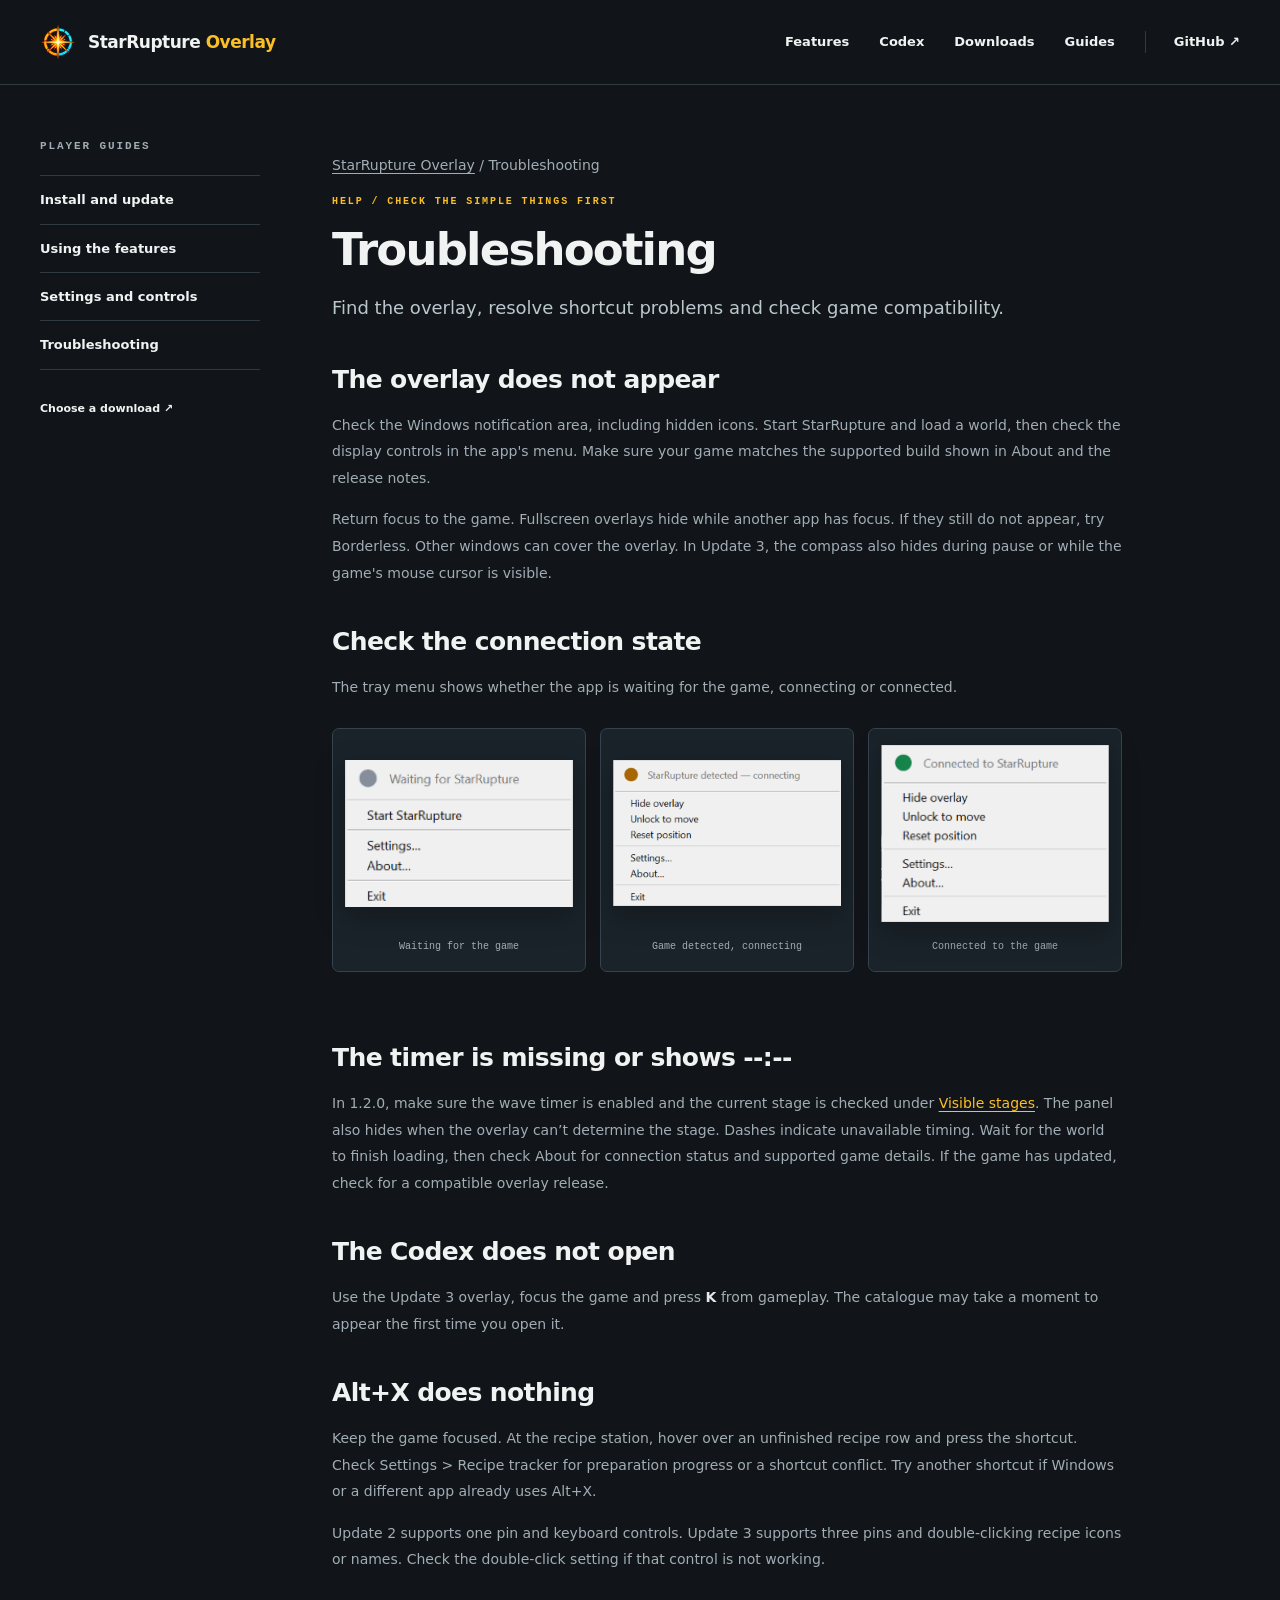
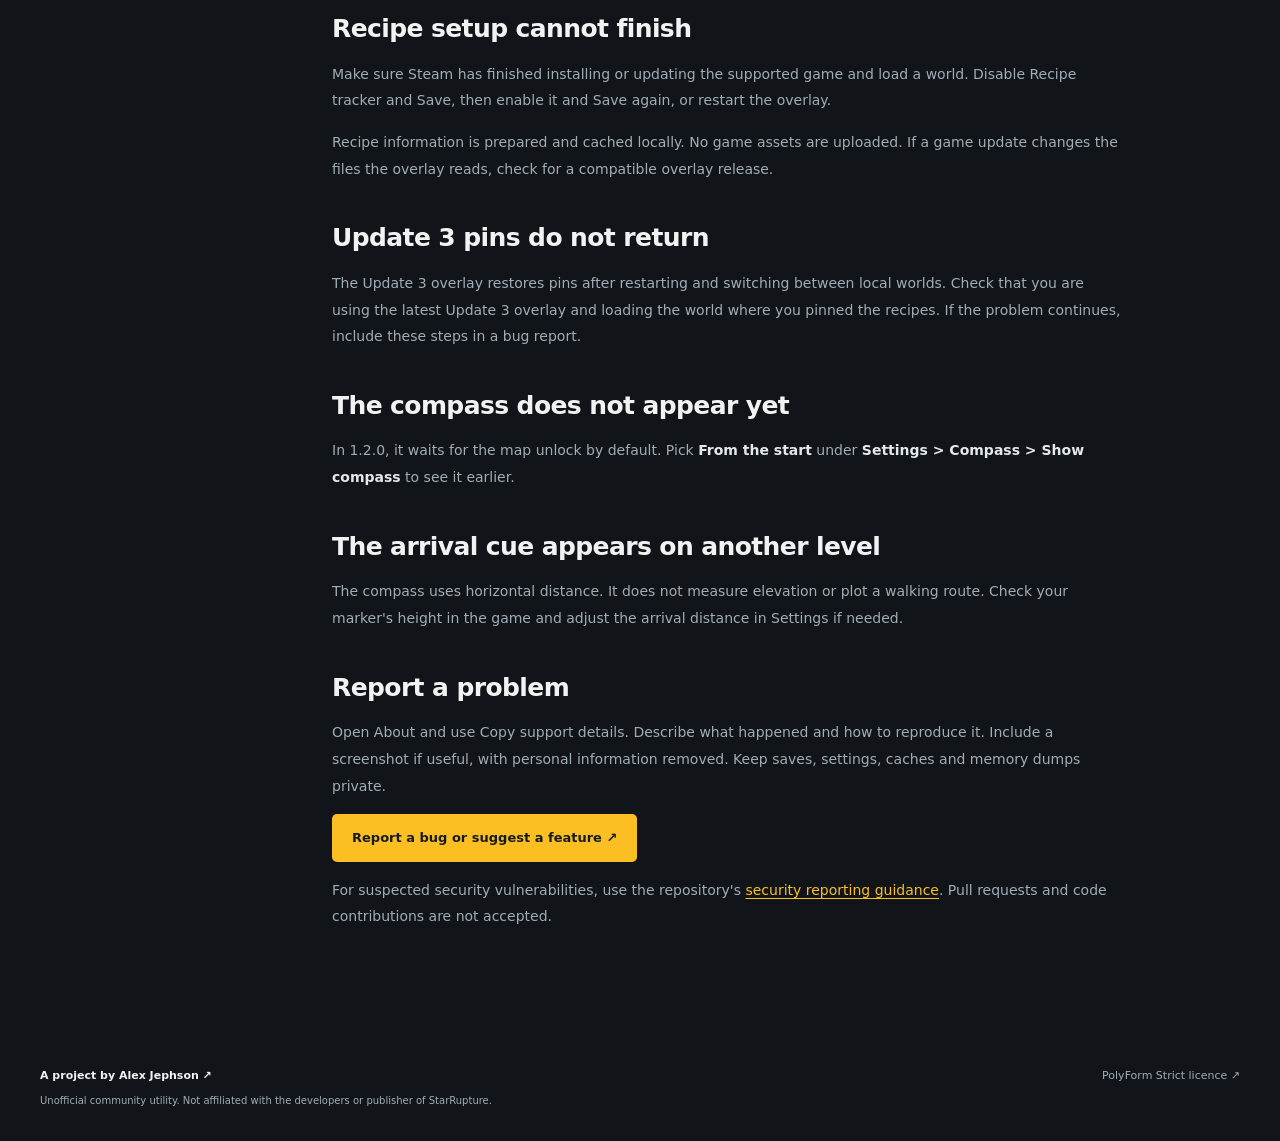
<file: site/website/guides/help.html>
<!doctype html>
<html lang="en"><head><meta charset="utf-8"><meta name="viewport" content="width=device-width, initial-scale=1"><meta name="robots" content="noindex,nofollow"><meta name="theme-color" content="#111519"><meta name="description" content="Find the overlay, resolve shortcut problems and check game compatibility."><title>Troubleshooting | StarRupture Overlay</title><link rel="icon" href="../assets/overlay-mark.png"><link rel="stylesheet" href="../styles.css?v=codex-1">
<!-- SEO:start -->
<link rel="canonical" href="https://ahjephson.dev/star-rupture-overlay/guides/help.html">
<meta property="og:type" content="website">
<meta property="og:site_name" content="StarRupture Overlay">
<meta property="og:title" content="Troubleshooting | StarRupture Overlay">
<meta property="og:description" content="Find the overlay, resolve shortcut problems and check game compatibility.">
<meta property="og:url" content="https://ahjephson.dev/star-rupture-overlay/guides/help.html">
<meta property="og:image" content="https://ahjephson.dev/star-rupture-overlay/assets/in-game-overview.webp">
<meta property="og:image:width" content="1600">
<meta property="og:image:height" content="899">
<meta property="og:image:alt" content="StarRupture Overlay showing the timer, Personal Marker compass and recipe tracker in game.">
<meta name="twitter:card" content="summary_large_image">
<meta name="twitter:title" content="Troubleshooting | StarRupture Overlay">
<meta name="twitter:description" content="Find the overlay, resolve shortcut problems and check game compatibility.">
<meta name="twitter:image" content="https://ahjephson.dev/star-rupture-overlay/assets/in-game-overview.webp">
<meta name="twitter:image:alt" content="StarRupture Overlay showing the timer, Personal Marker compass and recipe tracker in game.">
<script type="application/ld+json">{"@context":"https://schema.org","@graph":[{"@type":"WebPage","@id":"https://ahjephson.dev/star-rupture-overlay/guides/help.html#page","url":"https://ahjephson.dev/star-rupture-overlay/guides/help.html","name":"Troubleshooting | StarRupture Overlay","description":"Find the overlay, resolve shortcut problems and check game compatibility.","inLanguage":"en","primaryImageOfPage":{"@type":"ImageObject","url":"https://ahjephson.dev/star-rupture-overlay/assets/in-game-overview.webp","width":1600,"height":899},"about":{"@id":"https://ahjephson.dev/star-rupture-overlay/#application"},"breadcrumb":{"@id":"https://ahjephson.dev/star-rupture-overlay/guides/help.html#breadcrumb"}},{"@type":"BreadcrumbList","@id":"https://ahjephson.dev/star-rupture-overlay/guides/help.html#breadcrumb","itemListElement":[{"@type":"ListItem","position":1,"name":"StarRupture Overlay","item":"https://ahjephson.dev/star-rupture-overlay/"},{"@type":"ListItem","position":2,"name":"Troubleshooting","item":"https://ahjephson.dev/star-rupture-overlay/guides/help.html"}]}]}</script>
<!-- SEO:end -->
</head>
<body><a class="skip" href="#main">Skip to content</a>
  <header class="site-header"><div class="wrap header-inner">
    <a class="brand" href="../"><img src="../assets/overlay-mark.png" width="36" height="36" alt=""><span>StarRupture <strong>Overlay</strong></span></a>
    <nav aria-label="Main navigation"><a href="../#features">Features</a><a href="../#codex">Codex</a><a href="../#get-started">Downloads</a><a href="install.html">Guides</a><a href="https://github.com/ahjephson/star-rupture-overlay" class="nav-source">GitHub <span aria-hidden="true">↗</span></a></nav>
  </div></header>
<main id="main" class="wrap guide-layout"><aside class="guide-nav"><p class="eyebrow">PLAYER GUIDES</p><nav aria-label="Player guides"><a href="install.html">Install and update</a><a href="features.html">Using the features</a><a href="settings.html">Settings and controls</a><a href="help.html">Troubleshooting</a></nav><a class="text-link" href="../#get-started">Choose a download ↗</a></aside><article class="guide-prose"><p class="guide-breadcrumb"><a href="../">StarRupture Overlay</a> / Troubleshooting</p><p class="eyebrow">HELP / CHECK THE SIMPLE THINGS FIRST</p><h1>Troubleshooting</h1><p class="guide-intro">Find the overlay, resolve shortcut problems and check game compatibility.</p><h2>The overlay does not appear</h2><p>Check the Windows notification area, including hidden icons. Start StarRupture and load a world, then check the display controls in the app's menu. Make sure your game matches the supported build shown in About and the release notes.</p><p>Return focus to the game. Fullscreen overlays hide while another app has focus. If they still do not appear, try Borderless. Other windows can cover the overlay. In Update 3, the compass also hides during pause or while the game's mouse cursor is visible.</p>
<h2>Check the connection state</h2><p>The tray menu shows whether the app is waiting for the game, connecting or connected.</p><div class="connection-captures"><figure class="ui-capture"><a href="../assets/ui/menu-waiting.png" target="_blank" rel="noopener"><img width="218" height="140" src="../assets/ui/menu-waiting.png" alt="Waiting for StarRupture menu with a grey status dot." loading="lazy"></a><figcaption>Waiting for the game</figcaption></figure><figure class="ui-capture"><a href="../assets/ui/menu-connecting.png" target="_blank" rel="noopener"><img width="281" height="180" src="../assets/ui/menu-connecting.png" alt="StarRupture detected, connecting menu with an amber status dot." loading="lazy"></a><figcaption>Game detected, connecting</figcaption></figure><figure class="ui-capture"><a href="../assets/ui/menu-connected.png" target="_blank" rel="noopener"><img width="231" height="180" src="../assets/ui/menu-connected.png" alt="Connected to StarRupture menu with a green status dot." loading="lazy"></a><figcaption>Connected to the game</figcaption></figure></div><h2>The timer is missing or shows --:--</h2><p>In 1.2.0, make sure the wave timer is enabled and the current stage is checked under <a href="settings.html#wave-timer">Visible stages</a>. The panel also hides when the overlay can’t determine the stage. Dashes indicate unavailable timing. Wait for the world to finish loading, then check About for connection status and supported game details. If the game has updated, check for a compatible overlay release.</p>
<h2>The Codex does not open</h2><p>Use the Update 3 overlay, focus the game and press <strong>K</strong> from gameplay. The catalogue may take a moment to appear the first time you open it.</p><h2>Alt+X does nothing</h2><p>Keep the game focused. At the recipe station, hover over an unfinished recipe row and press the shortcut. Check Settings &gt; Recipe tracker for preparation progress or a shortcut conflict. Try another shortcut if Windows or a different app already uses Alt+X.</p><p>Update 2 supports one pin and keyboard controls. Update 3 supports three pins and double-clicking recipe icons or names. Check the double-click setting if that control is not working.</p>
<h2>Recipe setup cannot finish</h2><p>Make sure Steam has finished installing or updating the supported game and load a world. Disable Recipe tracker and Save, then enable it and Save again, or restart the overlay.</p><p>Recipe information is prepared and cached locally. No game assets are uploaded. If a game update changes the files the overlay reads, check for a compatible overlay release.</p>
<h2>Update 3 pins do not return</h2><p>The Update 3 overlay restores pins after restarting and switching between local worlds. Check that you are using the latest Update 3 overlay and loading the world where you pinned the recipes. If the problem continues, include these steps in a bug report.</p>
<h2>The compass does not appear yet</h2><p>In 1.2.0, it waits for the map unlock by default. Pick <strong>From the start</strong> under <strong>Settings &gt; Compass &gt; Show compass</strong> to see it earlier.</p>
<h2>The arrival cue appears on another level</h2><p>The compass uses horizontal distance. It does not measure elevation or plot a walking route. Check your marker's height in the game and adjust the arrival distance in Settings if needed.</p>
<h2>Report a problem</h2><p>Open About and use Copy support details. Describe what happened and how to reproduce it. Include a screenshot if useful, with personal information removed. Keep saves, settings, caches and memory dumps private.</p><a class="button primary" href="https://github.com/ahjephson/star-rupture-overlay/issues/new/choose">Report a bug or suggest a feature ↗</a><p>For suspected security vulnerabilities, use the repository's <a href="https://github.com/ahjephson/star-rupture-overlay/blob/main/SECURITY.md">security reporting guidance</a>. Pull requests and code contributions are not accepted.</p></article></main>
  <footer class="wrap footer"><div><a class="footer-brand" href="https://ahjephson.dev/">A project by Alex Jephson <span aria-hidden="true">↗</span></a><p>Unofficial community utility. Not affiliated with the developers or publisher of StarRupture.</p></div><a href="https://github.com/ahjephson/star-rupture-overlay/blob/main/LICENSE">PolyForm Strict licence ↗</a></footer></body></html>
</file>
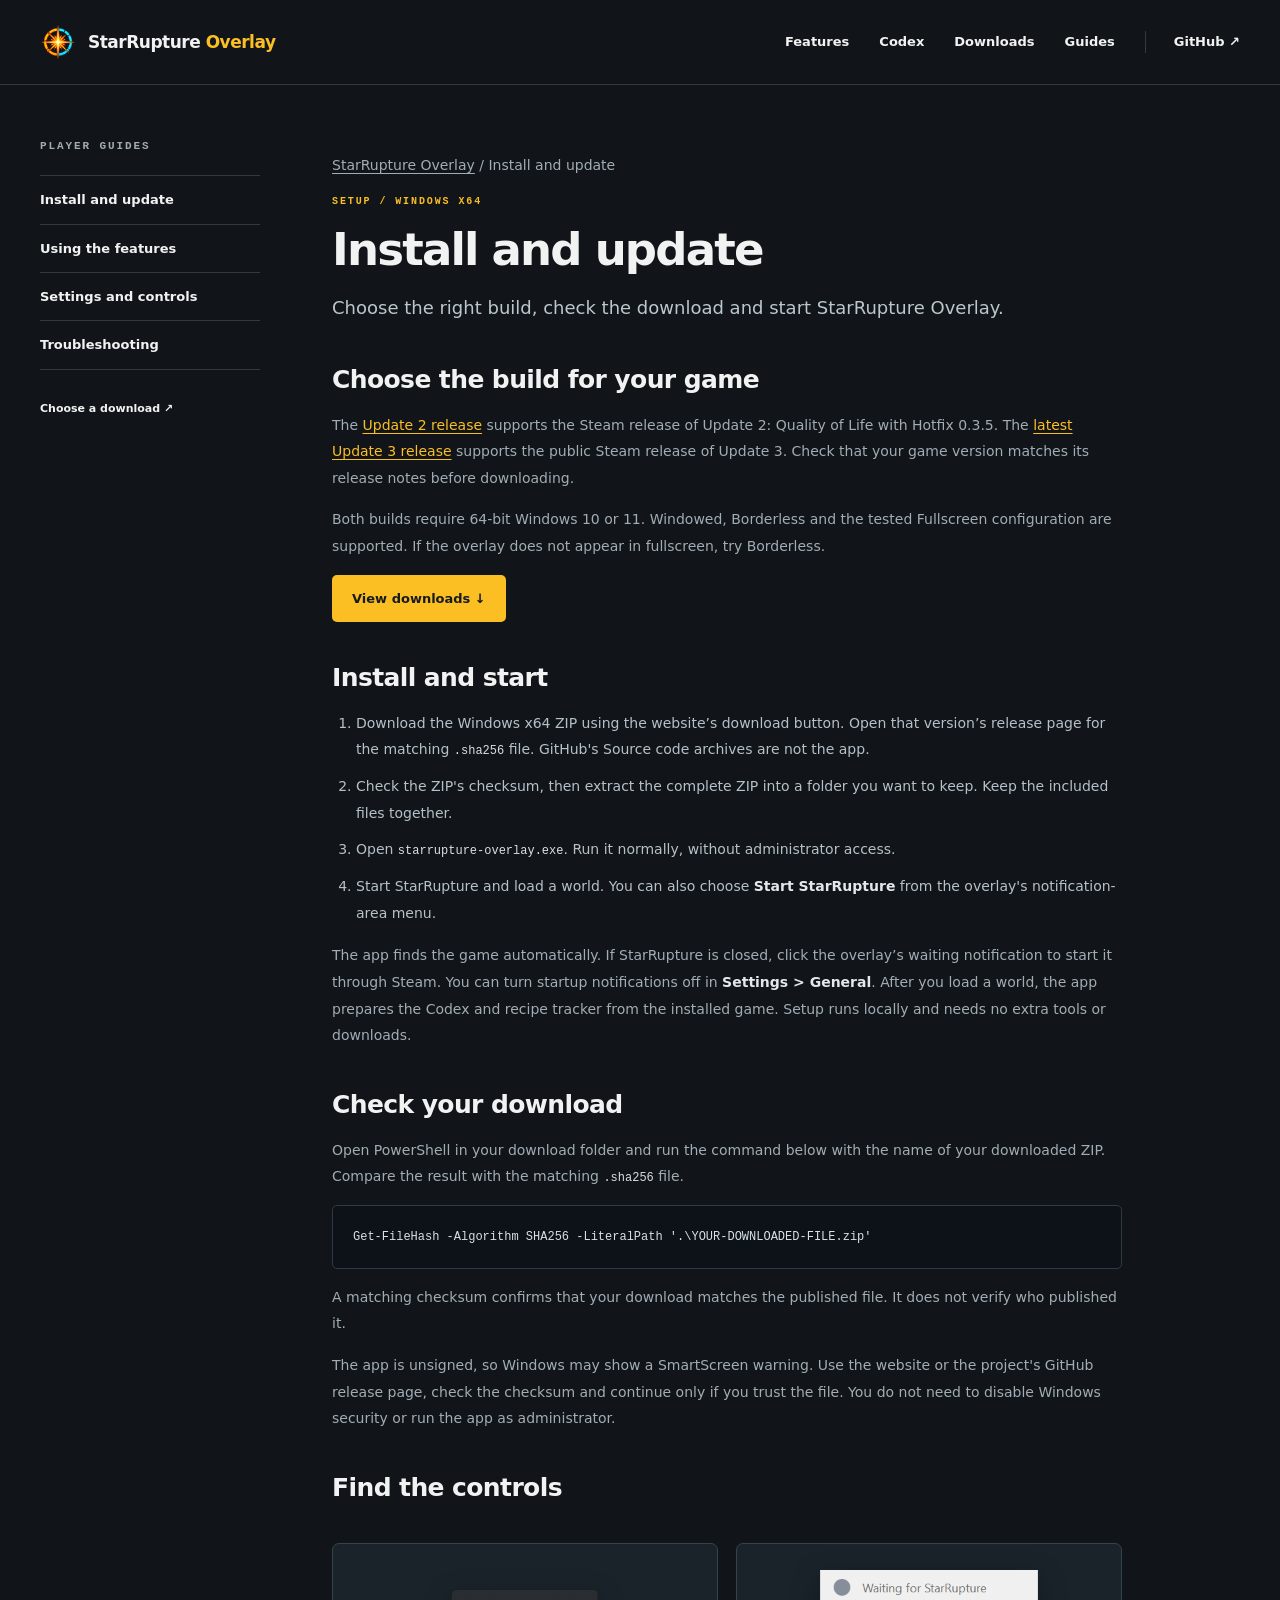
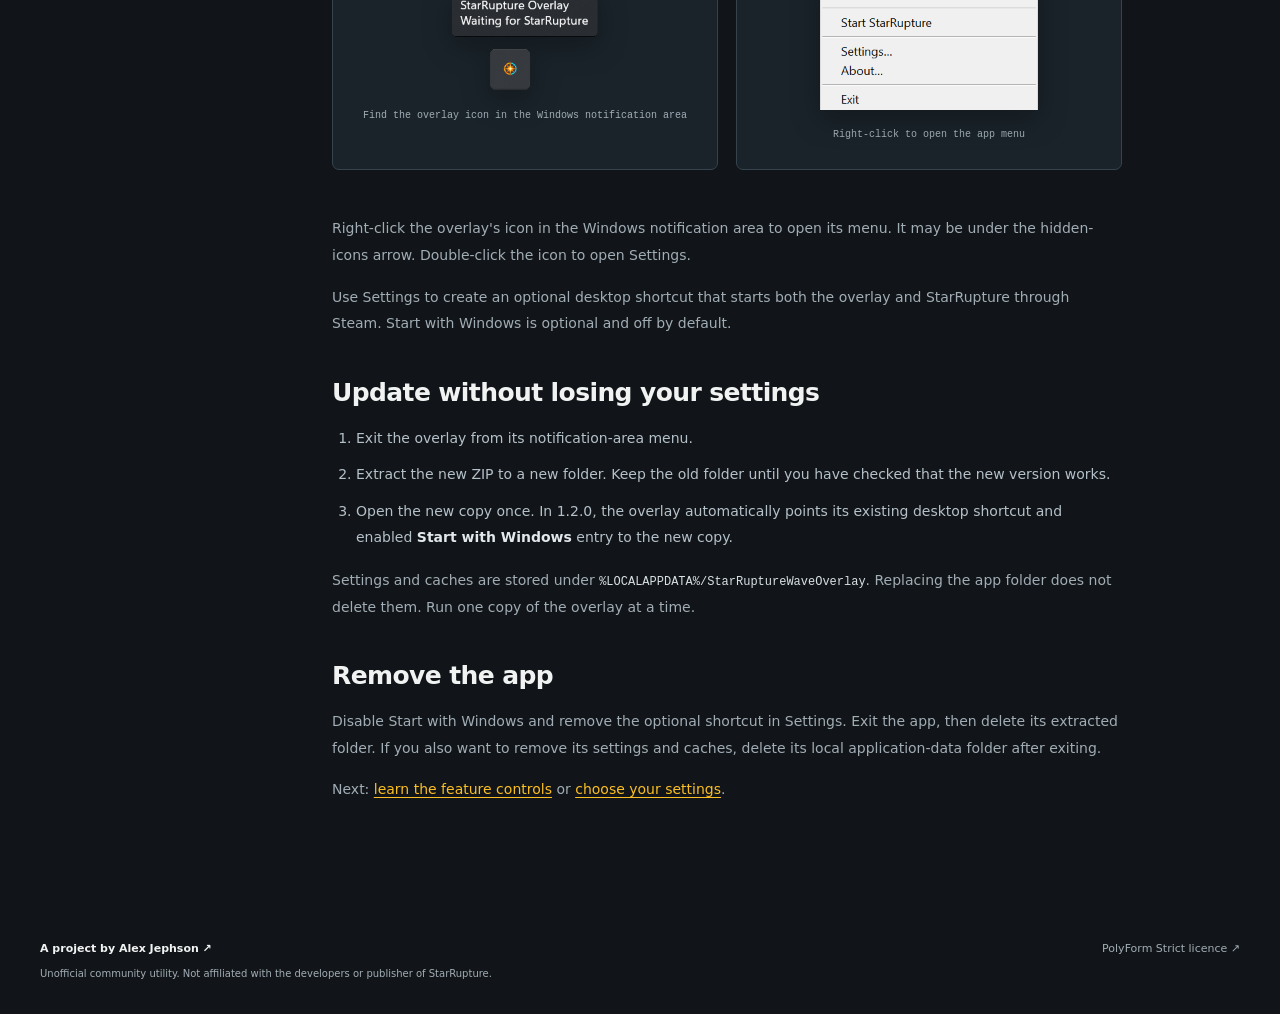
<file: site/website/guides/install.html>
<!doctype html>
<html lang="en"><head><meta charset="utf-8"><meta name="viewport" content="width=device-width, initial-scale=1"><meta name="robots" content="noindex,nofollow"><meta name="theme-color" content="#111519"><meta name="description" content="Choose the right build, check the download and start StarRupture Overlay."><title>Install and update | StarRupture Overlay</title><link rel="icon" href="../assets/overlay-mark.png"><link rel="stylesheet" href="../styles.css?v=codex-1">
<!-- SEO:start -->
<link rel="canonical" href="https://ahjephson.dev/star-rupture-overlay/guides/install.html">
<meta property="og:type" content="website">
<meta property="og:site_name" content="StarRupture Overlay">
<meta property="og:title" content="Install and update | StarRupture Overlay">
<meta property="og:description" content="Choose the right build, check the download and start StarRupture Overlay.">
<meta property="og:url" content="https://ahjephson.dev/star-rupture-overlay/guides/install.html">
<meta property="og:image" content="https://ahjephson.dev/star-rupture-overlay/assets/in-game-overview.webp">
<meta property="og:image:width" content="1600">
<meta property="og:image:height" content="899">
<meta property="og:image:alt" content="StarRupture Overlay showing the timer, Personal Marker compass and recipe tracker in game.">
<meta name="twitter:card" content="summary_large_image">
<meta name="twitter:title" content="Install and update | StarRupture Overlay">
<meta name="twitter:description" content="Choose the right build, check the download and start StarRupture Overlay.">
<meta name="twitter:image" content="https://ahjephson.dev/star-rupture-overlay/assets/in-game-overview.webp">
<meta name="twitter:image:alt" content="StarRupture Overlay showing the timer, Personal Marker compass and recipe tracker in game.">
<script type="application/ld+json">{"@context":"https://schema.org","@graph":[{"@type":"WebPage","@id":"https://ahjephson.dev/star-rupture-overlay/guides/install.html#page","url":"https://ahjephson.dev/star-rupture-overlay/guides/install.html","name":"Install and update | StarRupture Overlay","description":"Choose the right build, check the download and start StarRupture Overlay.","inLanguage":"en","primaryImageOfPage":{"@type":"ImageObject","url":"https://ahjephson.dev/star-rupture-overlay/assets/in-game-overview.webp","width":1600,"height":899},"about":{"@id":"https://ahjephson.dev/star-rupture-overlay/#application"},"breadcrumb":{"@id":"https://ahjephson.dev/star-rupture-overlay/guides/install.html#breadcrumb"}},{"@type":"BreadcrumbList","@id":"https://ahjephson.dev/star-rupture-overlay/guides/install.html#breadcrumb","itemListElement":[{"@type":"ListItem","position":1,"name":"StarRupture Overlay","item":"https://ahjephson.dev/star-rupture-overlay/"},{"@type":"ListItem","position":2,"name":"Install and update","item":"https://ahjephson.dev/star-rupture-overlay/guides/install.html"}]}]}</script>
<!-- SEO:end -->
</head>
<body><a class="skip" href="#main">Skip to content</a>
  <header class="site-header"><div class="wrap header-inner">
    <a class="brand" href="../"><img src="../assets/overlay-mark.png" width="36" height="36" alt=""><span>StarRupture <strong>Overlay</strong></span></a>
    <nav aria-label="Main navigation"><a href="../#features">Features</a><a href="../#codex">Codex</a><a href="../#get-started">Downloads</a><a href="install.html">Guides</a><a href="https://github.com/ahjephson/star-rupture-overlay" class="nav-source">GitHub <span aria-hidden="true">↗</span></a></nav>
  </div></header>
<main id="main" class="wrap guide-layout"><aside class="guide-nav"><p class="eyebrow">PLAYER GUIDES</p><nav aria-label="Player guides"><a href="install.html">Install and update</a><a href="features.html">Using the features</a><a href="settings.html">Settings and controls</a><a href="help.html">Troubleshooting</a></nav><a class="text-link" href="../#get-started">Choose a download ↗</a></aside><article class="guide-prose"><p class="guide-breadcrumb"><a href="../">StarRupture Overlay</a> / Install and update</p><p class="eyebrow">SETUP / WINDOWS X64</p><h1>Install and update</h1><p class="guide-intro">Choose the right build, check the download and start StarRupture Overlay.</p><h2>Choose the build for your game</h2><p>The <a href="https://github.com/ahjephson/star-rupture-overlay/releases/tag/v1.0.0">Update 2 release</a> supports the Steam release of Update 2: Quality of Life with Hotfix 0.3.5. The <a href="https://ahjephson.dev/star-rupture-overlay/releases/latest">latest Update 3 release</a> supports the public Steam release of Update 3. Check that your game version matches its release notes before downloading.</p><p>Both builds require 64-bit Windows 10 or 11. Windowed, Borderless and the tested Fullscreen configuration are supported. If the overlay does not appear in fullscreen, try Borderless.</p><a class="button primary" href="../#get-started">View downloads ↓</a>
<h2>Install and start</h2><ol><li>Download the Windows x64 ZIP using the website’s download button. Open that version’s release page for the matching <code>.sha256</code> file. GitHub's Source code archives are not the app.</li><li>Check the ZIP's checksum, then extract the complete ZIP into a folder you want to keep. Keep the included files together.</li><li>Open <code>starrupture-overlay.exe</code>. Run it normally, without administrator access.</li><li>Start StarRupture and load a world. You can also choose <strong>Start StarRupture</strong> from the overlay's notification-area menu.</li></ol><p>The app finds the game automatically. If StarRupture is closed, click the overlay’s waiting notification to start it through Steam. You can turn startup notifications off in <strong>Settings &gt; General</strong>. After you load a world, the app prepares the Codex and recipe tracker from the installed game. Setup runs locally and needs no extra tools or downloads.</p>
<h2>Check your download</h2><p>Open PowerShell in your download folder and run the command below with the name of your downloaded ZIP. Compare the result with the matching <code>.sha256</code> file.</p><pre><code>Get-FileHash -Algorithm SHA256 -LiteralPath '.\YOUR-DOWNLOADED-FILE.zip'</code></pre><p>A matching checksum confirms that your download matches the published file. It does not verify who published it.</p><p>The app is unsigned, so Windows may show a SmartScreen warning. Use the website or the project's GitHub release page, check the checksum and continue only if you trust the file. You do not need to disable Windows security or run the app as administrator.</p>
<h2>Find the controls</h2><div class="tray-capture-grid"><figure class="ui-capture"><a href="../assets/ui/tray-waiting.png" target="_blank" rel="noopener"><img width="146" height="101" src="../assets/ui/tray-waiting.png" alt="StarRupture Overlay tray icon with the Waiting for StarRupture tooltip." loading="lazy"></a><figcaption>Find the overlay icon in the Windows notification area</figcaption></figure><figure class="ui-capture"><a href="../assets/ui/menu-waiting.png" target="_blank" rel="noopener"><img width="218" height="140" src="../assets/ui/menu-waiting.png" alt="Overlay menu while waiting, with Start StarRupture, Settings, About and Exit." loading="lazy"></a><figcaption>Right-click to open the app menu</figcaption></figure></div><p>Right-click the overlay's icon in the Windows notification area to open its menu. It may be under the hidden-icons arrow. Double-click the icon to open Settings.</p><p>Use Settings to create an optional desktop shortcut that starts both the overlay and StarRupture through Steam. Start with Windows is optional and off by default.</p>
<h2>Update without losing your settings</h2><ol><li>Exit the overlay from its notification-area menu.</li><li>Extract the new ZIP to a new folder. Keep the old folder until you have checked that the new version works.</li><li>Open the new copy once. In 1.2.0, the overlay automatically points its existing desktop shortcut and enabled <strong>Start with Windows</strong> entry to the new copy.</li></ol><p>Settings and caches are stored under <code>%LOCALAPPDATA%/StarRuptureWaveOverlay</code>. Replacing the app folder does not delete them. Run one copy of the overlay at a time.</p>
<h2>Remove the app</h2><p>Disable Start with Windows and remove the optional shortcut in Settings. Exit the app, then delete its extracted folder. If you also want to remove its settings and caches, delete its local application-data folder after exiting.</p><p>Next: <a href="features.html">learn the feature controls</a> or <a href="settings.html">choose your settings</a>.</p></article></main>
  <footer class="wrap footer"><div><a class="footer-brand" href="https://ahjephson.dev/">A project by Alex Jephson <span aria-hidden="true">↗</span></a><p>Unofficial community utility. Not affiliated with the developers or publisher of StarRupture.</p></div><a href="https://github.com/ahjephson/star-rupture-overlay/blob/main/LICENSE">PolyForm Strict licence ↗</a></footer></body></html>
</file>
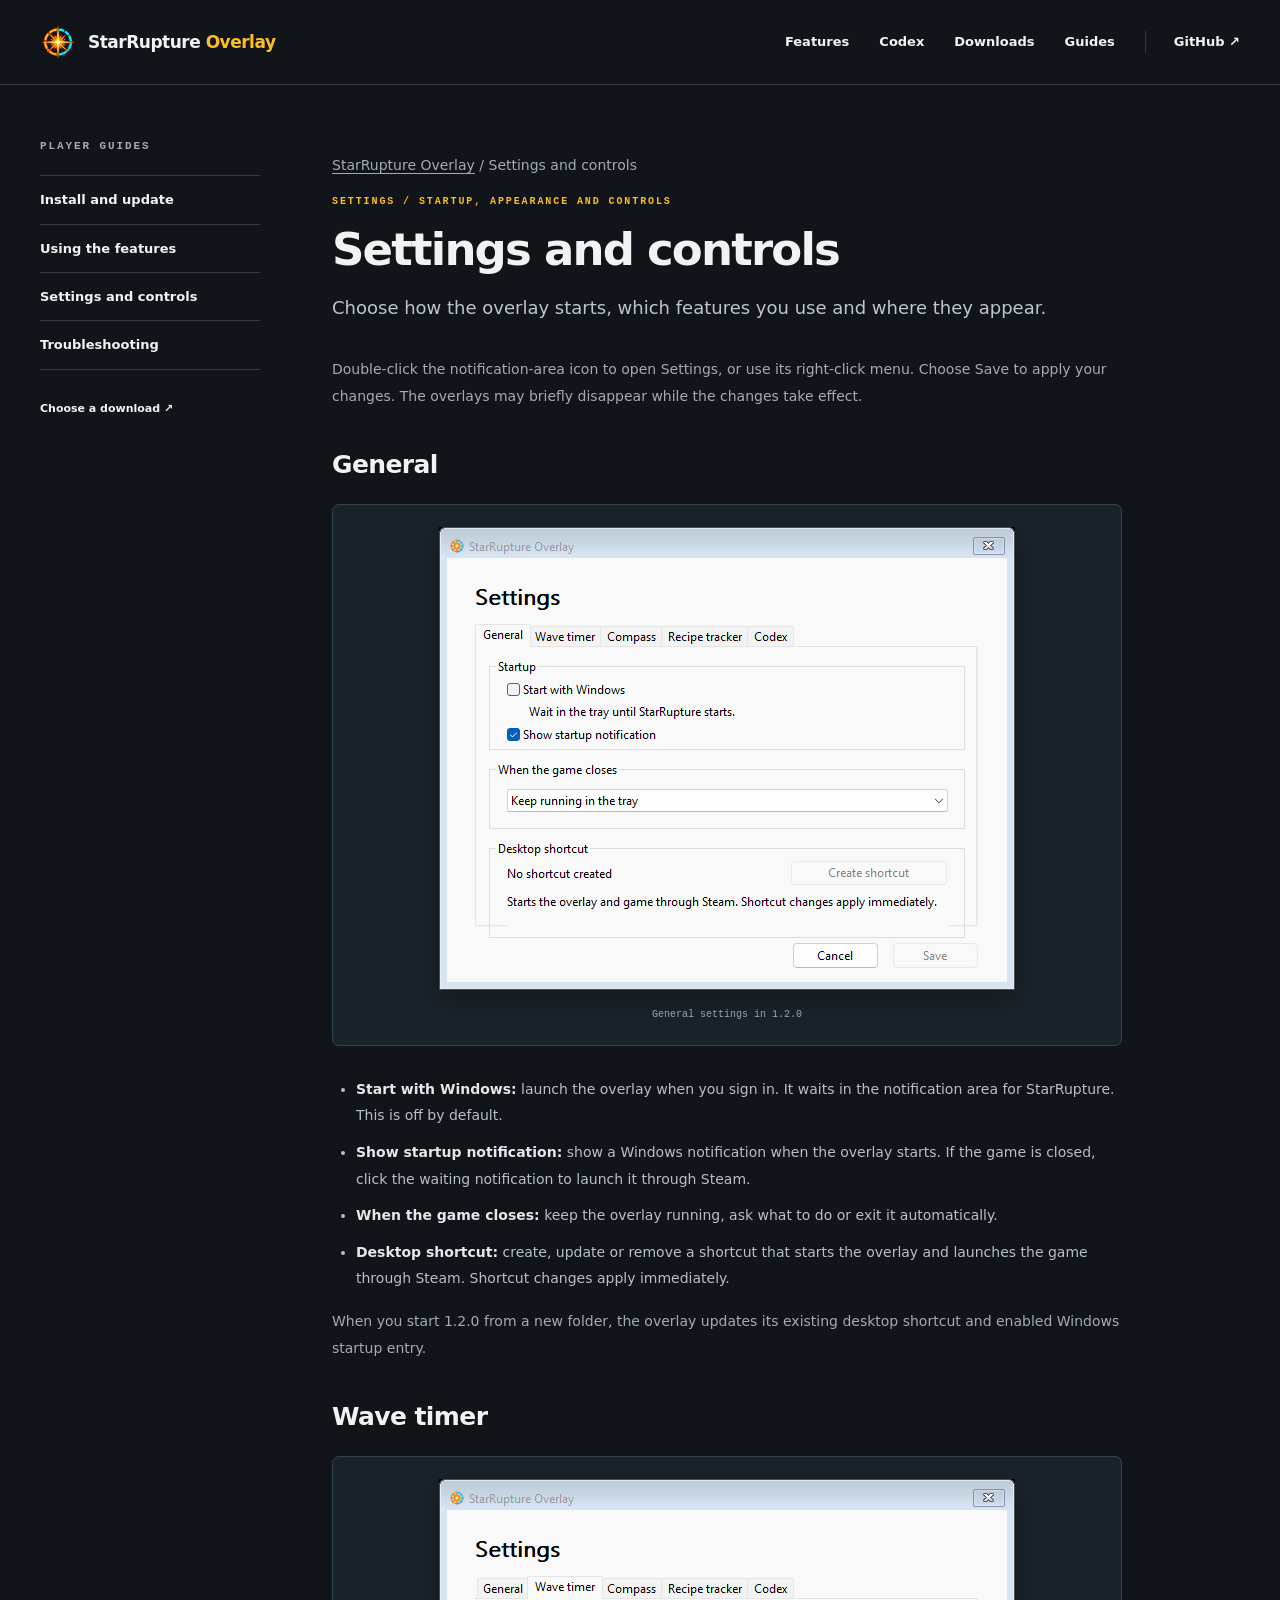
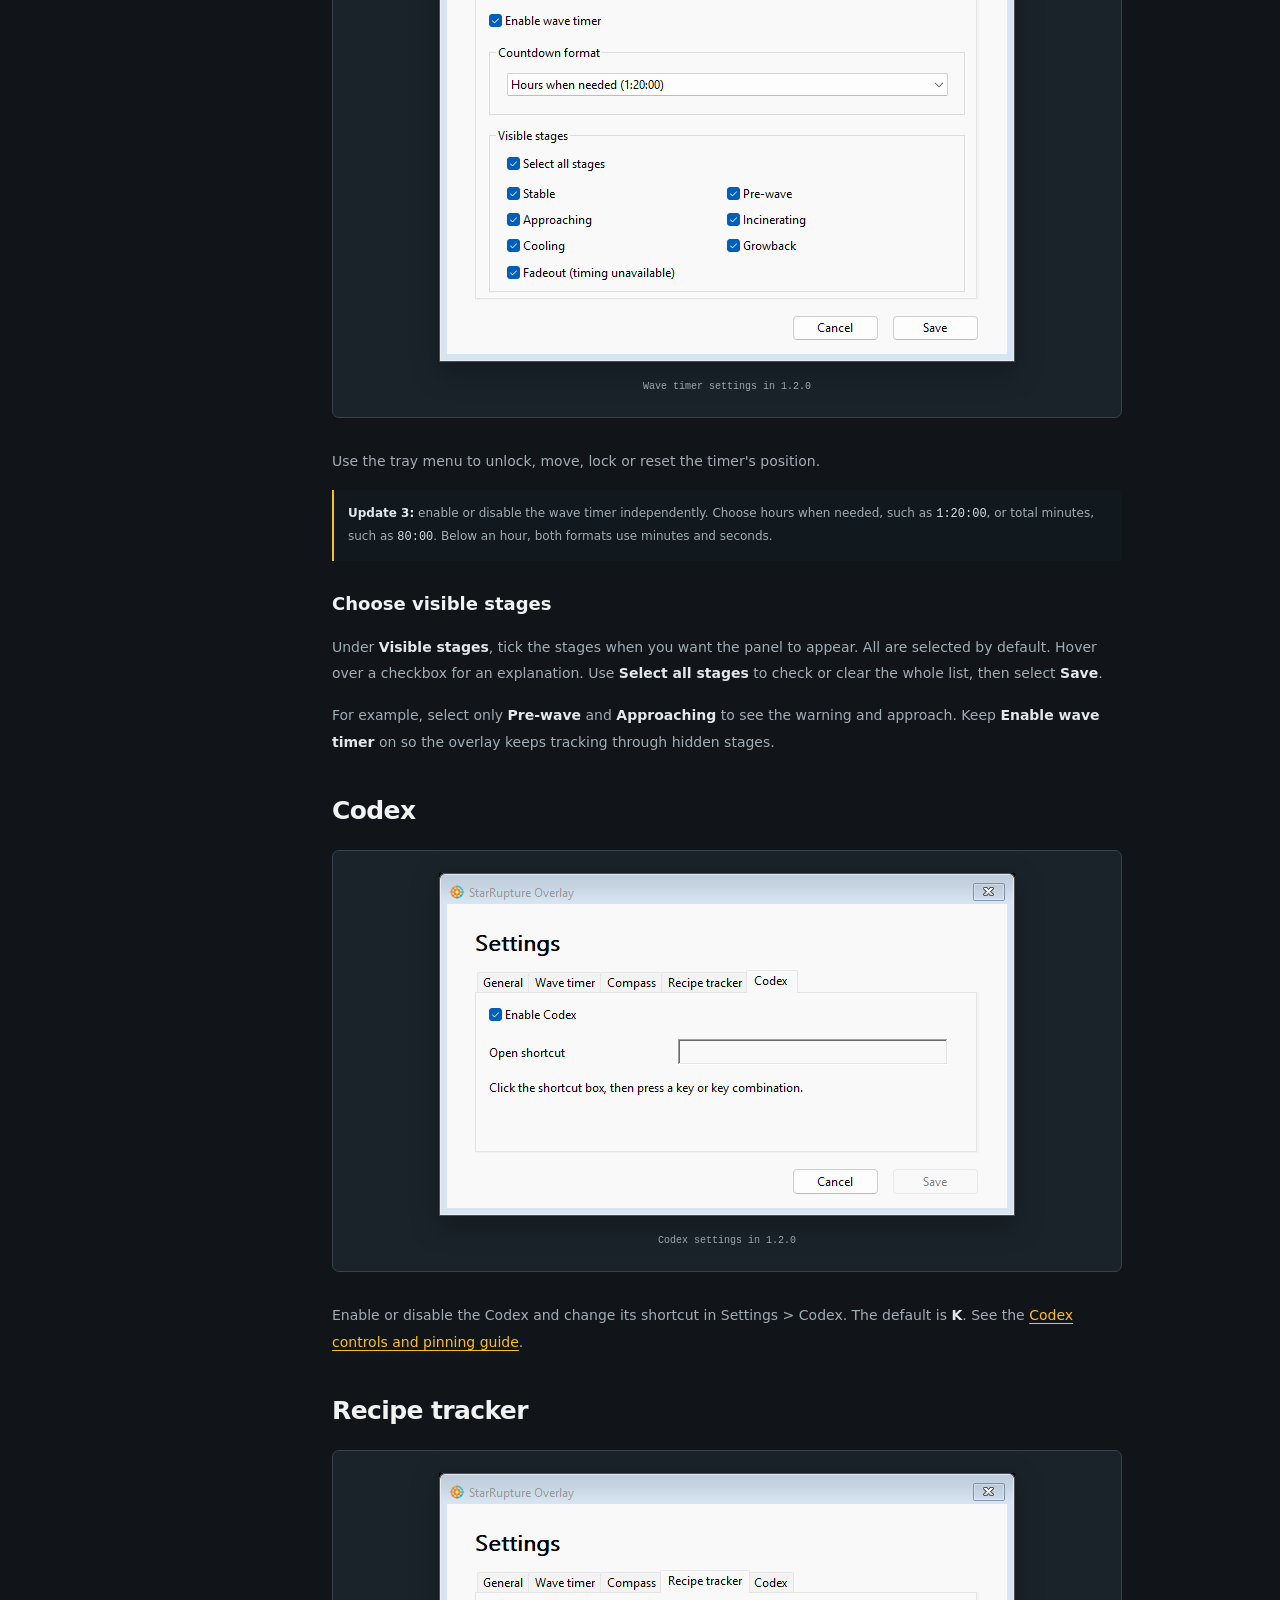
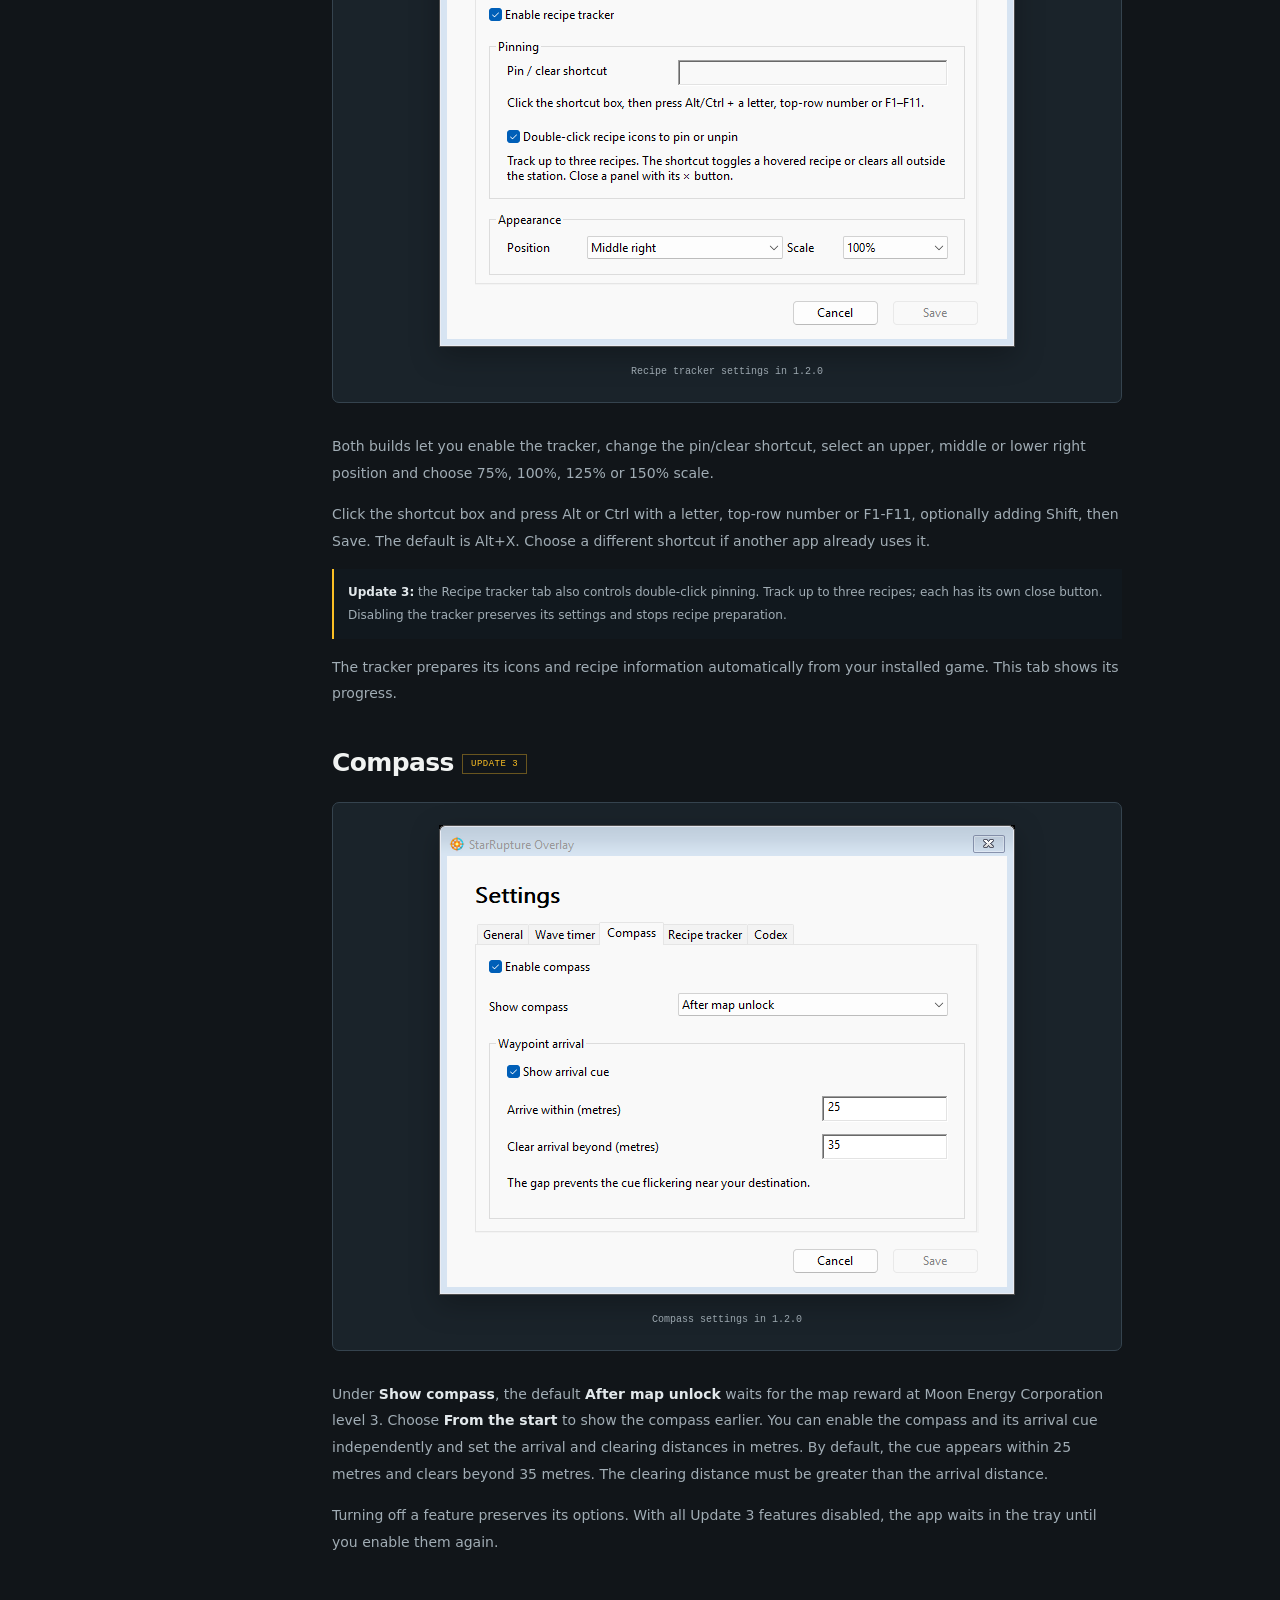
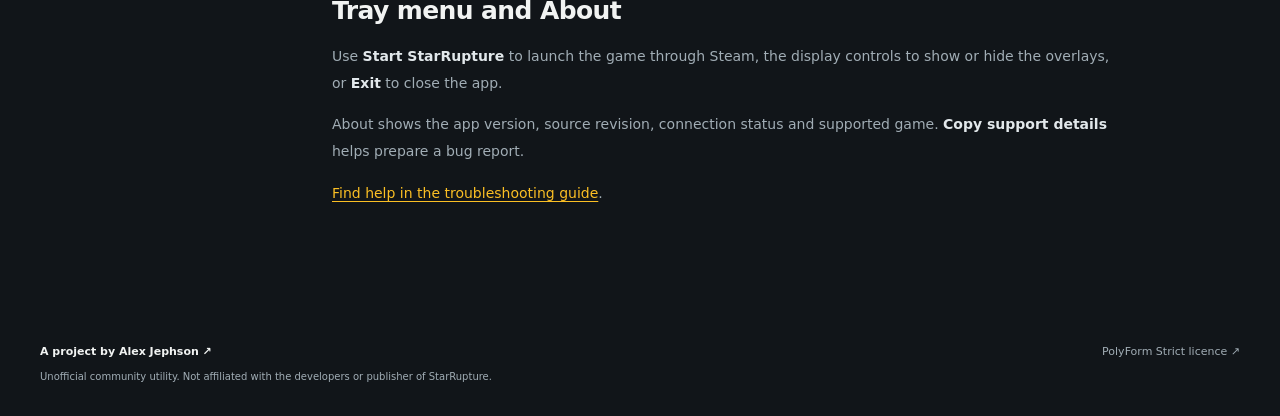
<file: site/website/guides/settings.html>
<!doctype html>
<html lang="en"><head><meta charset="utf-8"><meta name="viewport" content="width=device-width, initial-scale=1"><meta name="robots" content="noindex,nofollow"><meta name="theme-color" content="#111519"><meta name="description" content="Choose how the overlay starts, which features you use and where they appear."><title>Settings and controls | StarRupture Overlay</title><link rel="icon" href="../assets/overlay-mark.png"><link rel="stylesheet" href="../styles.css?v=codex-1">
<!-- SEO:start -->
<link rel="canonical" href="https://ahjephson.dev/star-rupture-overlay/guides/settings.html">
<meta property="og:type" content="website">
<meta property="og:site_name" content="StarRupture Overlay">
<meta property="og:title" content="Settings and controls | StarRupture Overlay">
<meta property="og:description" content="Choose how the overlay starts, which features you use and where they appear.">
<meta property="og:url" content="https://ahjephson.dev/star-rupture-overlay/guides/settings.html">
<meta property="og:image" content="https://ahjephson.dev/star-rupture-overlay/assets/in-game-overview.webp">
<meta property="og:image:width" content="1600">
<meta property="og:image:height" content="899">
<meta property="og:image:alt" content="StarRupture Overlay showing the timer, Personal Marker compass and recipe tracker in game.">
<meta name="twitter:card" content="summary_large_image">
<meta name="twitter:title" content="Settings and controls | StarRupture Overlay">
<meta name="twitter:description" content="Choose how the overlay starts, which features you use and where they appear.">
<meta name="twitter:image" content="https://ahjephson.dev/star-rupture-overlay/assets/in-game-overview.webp">
<meta name="twitter:image:alt" content="StarRupture Overlay showing the timer, Personal Marker compass and recipe tracker in game.">
<script type="application/ld+json">{"@context":"https://schema.org","@graph":[{"@type":"WebPage","@id":"https://ahjephson.dev/star-rupture-overlay/guides/settings.html#page","url":"https://ahjephson.dev/star-rupture-overlay/guides/settings.html","name":"Settings and controls | StarRupture Overlay","description":"Choose how the overlay starts, which features you use and where they appear.","inLanguage":"en","primaryImageOfPage":{"@type":"ImageObject","url":"https://ahjephson.dev/star-rupture-overlay/assets/in-game-overview.webp","width":1600,"height":899},"about":{"@id":"https://ahjephson.dev/star-rupture-overlay/#application"},"breadcrumb":{"@id":"https://ahjephson.dev/star-rupture-overlay/guides/settings.html#breadcrumb"}},{"@type":"BreadcrumbList","@id":"https://ahjephson.dev/star-rupture-overlay/guides/settings.html#breadcrumb","itemListElement":[{"@type":"ListItem","position":1,"name":"StarRupture Overlay","item":"https://ahjephson.dev/star-rupture-overlay/"},{"@type":"ListItem","position":2,"name":"Settings and controls","item":"https://ahjephson.dev/star-rupture-overlay/guides/settings.html"}]}]}</script>
<!-- SEO:end -->
</head>
<body><a class="skip" href="#main">Skip to content</a>
  <header class="site-header"><div class="wrap header-inner">
    <a class="brand" href="../"><img src="../assets/overlay-mark.png" width="36" height="36" alt=""><span>StarRupture <strong>Overlay</strong></span></a>
    <nav aria-label="Main navigation"><a href="../#features">Features</a><a href="../#codex">Codex</a><a href="../#get-started">Downloads</a><a href="install.html">Guides</a><a href="https://github.com/ahjephson/star-rupture-overlay" class="nav-source">GitHub <span aria-hidden="true">↗</span></a></nav>
  </div></header>
<main id="main" class="wrap guide-layout"><aside class="guide-nav"><p class="eyebrow">PLAYER GUIDES</p><nav aria-label="Player guides"><a href="install.html">Install and update</a><a href="features.html">Using the features</a><a href="settings.html">Settings and controls</a><a href="help.html">Troubleshooting</a></nav><a class="text-link" href="../#get-started">Choose a download ↗</a></aside><article class="guide-prose"><p class="guide-breadcrumb"><a href="../">StarRupture Overlay</a> / Settings and controls</p><p class="eyebrow">SETTINGS / STARTUP, APPEARANCE AND CONTROLS</p><h1>Settings and controls</h1><p class="guide-intro">Choose how the overlay starts, which features you use and where they appear.</p><p>Double-click the notification-area icon to open Settings, or use its right-click menu. Choose Save to apply your changes. The overlays may briefly disappear while the changes take effect.</p><h2>General</h2><figure class="ui-capture"><a href="../assets/ui/settings-general-v1-2-0.png" target="_blank" rel="noopener"><img width="576" height="463" src="../assets/ui/settings-general-v1-2-0.png" alt="StarRupture Overlay General settings: startup, game-close behaviour and desktop shortcut." loading="lazy"></a><figcaption>General settings in 1.2.0</figcaption></figure><ul><li><strong>Start with Windows:</strong> launch the overlay when you sign in. It waits in the notification area for StarRupture. This is off by default.</li><li><strong>Show startup notification:</strong> show a Windows notification when the overlay starts. If the game is closed, click the waiting notification to launch it through Steam.</li><li><strong>When the game closes:</strong> keep the overlay running, ask what to do or exit it automatically.</li><li><strong>Desktop shortcut:</strong> create, update or remove a shortcut that starts the overlay and launches the game through Steam. Shortcut changes apply immediately.</li></ul><p>When you start 1.2.0 from a new folder, the overlay updates its existing desktop shortcut and enabled Windows startup entry.</p>
<h2 id="wave-timer">Wave timer</h2><figure class="ui-capture"><a href="../assets/ui/settings-wave-v1-2-0.png" target="_blank" rel="noopener"><img width="576" height="483" src="../assets/ui/settings-wave-v1-2-0.png" alt="Wave timer settings with the countdown format dropdown and all seven stage checkboxes selected." loading="lazy"></a><figcaption>Wave timer settings in 1.2.0</figcaption></figure><p>Use the tray menu to unlock, move, lock or reset the timer's position.</p><p class="version-note"><strong>Update 3:</strong> enable or disable the wave timer independently. Choose hours when needed, such as <code>1:20:00</code>, or total minutes, such as <code>80:00</code>. Below an hour, both formats use minutes and seconds.</p><h3>Choose visible stages</h3><p>Under <strong>Visible stages</strong>, tick the stages when you want the panel to appear. All are selected by default. Hover over a checkbox for an explanation. Use <strong>Select all stages</strong> to check or clear the whole list, then select <strong>Save</strong>.</p><p>For example, select only <strong>Pre-wave</strong> and <strong>Approaching</strong> to see the warning and approach. Keep <strong>Enable wave timer</strong> on so the overlay keeps tracking through hidden stages.</p>
<h2 id="codex-settings">Codex</h2><figure class="ui-capture"><a href="../assets/ui/settings-codex-v1-2-0.png" target="_blank" rel="noopener"><img width="576" height="343" src="../assets/ui/settings-codex-v1-2-0.png" alt="Codex settings showing the enable checkbox and the open shortcut field." loading="lazy"></a><figcaption>Codex settings in 1.2.0</figcaption></figure><p>Enable or disable the Codex and change its shortcut in Settings &gt; Codex. The default is <strong>K</strong>. See the <a href="features.html#codex-guide">Codex controls and pinning guide</a>.</p><h2>Recipe tracker</h2><figure class="ui-capture"><a href="../assets/ui/settings-recipe-v1-2-0.png" target="_blank" rel="noopener"><img width="576" height="474" src="../assets/ui/settings-recipe-v1-2-0.png" alt="Recipe tracker settings showing the shortcut field, double-click pinning, position and scale." loading="lazy"></a><figcaption>Recipe tracker settings in 1.2.0</figcaption></figure><p>Both builds let you enable the tracker, change the pin/clear shortcut, select an upper, middle or lower right position and choose 75%, 100%, 125% or 150% scale.</p><p>Click the shortcut box and press Alt or Ctrl with a letter, top-row number or F1-F11, optionally adding Shift, then Save. The default is Alt+X. Choose a different shortcut if another app already uses it.</p><p class="version-note"><strong>Update 3:</strong> the Recipe tracker tab also controls double-click pinning. Track up to three recipes; each has its own close button. Disabling the tracker preserves its settings and stops recipe preparation.</p><p>The tracker prepares its icons and recipe information automatically from your installed game. This tab shows its progress.</p>
<h2>Compass <span class="inline-badge">UPDATE 3</span></h2><figure class="ui-capture"><a href="../assets/ui/settings-compass-v1-2-0.png" target="_blank" rel="noopener"><img width="576" height="470" src="../assets/ui/settings-compass-v1-2-0.png" alt="Compass settings with the arrival cue enabled, arriving within 25 metres and clearing beyond 35 metres." loading="lazy"></a><figcaption>Compass settings in 1.2.0</figcaption></figure><p>Under <strong>Show compass</strong>, the default <strong>After map unlock</strong> waits for the map reward at Moon Energy Corporation level 3. Choose <strong>From the start</strong> to show the compass earlier. You can enable the compass and its arrival cue independently and set the arrival and clearing distances in metres. By default, the cue appears within 25 metres and clears beyond 35 metres. The clearing distance must be greater than the arrival distance.</p><p>Turning off a feature preserves its options. With all Update 3 features disabled, the app waits in the tray until you enable them again.</p>
<h2>Tray menu and About</h2><p>Use <strong>Start StarRupture</strong> to launch the game through Steam, the display controls to show or hide the overlays, or <strong>Exit</strong> to close the app.</p><p>About shows the app version, source revision, connection status and supported game. <strong>Copy support details</strong> helps prepare a bug report.</p><p><a href="help.html">Find help in the troubleshooting guide</a>.</p></article></main>
  <footer class="wrap footer"><div><a class="footer-brand" href="https://ahjephson.dev/">A project by Alex Jephson <span aria-hidden="true">↗</span></a><p>Unofficial community utility. Not affiliated with the developers or publisher of StarRupture.</p></div><a href="https://github.com/ahjephson/star-rupture-overlay/blob/main/LICENSE">PolyForm Strict licence ↗</a></footer></body></html>
</file>
<file: site/website/styles.css>
:root{color-scheme:dark;--bg:#111519;--surface:#181e23;--line:#303a42;--ink:#f1f3f2;--muted:#a1adb5;--amber:#fbbf24;--cyan:#80d8da;font-family:Inter,ui-sans-serif,system-ui,-apple-system,BlinkMacSystemFont,"Segoe UI",sans-serif;font-synthesis:none;text-rendering:optimizeLegibility}
*{box-sizing:border-box}html{scroll-behavior:smooth;scroll-padding-top:100px}body{margin:0;background:var(--bg);color:var(--ink);line-height:1.65}a{color:inherit;text-decoration:none}a:focus-visible{outline:2px solid var(--amber);outline-offset:6px}p,h1,h2,h3,figure{margin:0}p{color:var(--muted)}.wrap{width:min(1240px,calc(100% - 80px));margin-inline:auto}.site-header{background:#111519f5;border-bottom:1px solid var(--line)}.header-inner{min-height:84px;display:flex;align-items:center;justify-content:space-between;gap:32px}.brand{display:flex;align-items:center;gap:12px;font-weight:750;font-size:17px;letter-spacing:-.5px}.brand strong{color:var(--amber);font-weight:750}.brand img{object-fit:contain}nav{display:flex;gap:30px;font-size:13px;font-weight:550}nav a:hover,.text-link:hover{color:var(--amber)}.nav-source{border-left:1px solid var(--line);padding-left:28px}.hero{padding-top:58px}.hero-top{display:grid;grid-template-columns:1.08fr 1fr;align-items:end;gap:70px;margin-bottom:38px}.eyebrow,.frame-bar,.feature-label,.feature-footer,.small,.fact-number,.requirement>span{font-family:ui-monospace,SFMono-Regular,Consolas,monospace}.eyebrow{font-size:11px;letter-spacing:1.9px;color:var(--muted);font-weight:600;display:flex;align-items:center;gap:9px;margin-bottom:20px}.dot,.live-dot,.status-dot{display:inline-block;width:6px;height:6px;background:var(--amber);border-radius:50%;flex-shrink:0}.live-dot,.status-dot{background:var(--cyan)}h1{font-size:clamp(40px,4.7vw,66px);line-height:1.07;letter-spacing:-3px;font-weight:750}h1 span,.amber{color:var(--amber)}.hero-copy>p:first-child{font-size:17px;max-width:510px;line-height:1.75}.actions{display:flex;gap:25px;align-items:center;flex-wrap:wrap;margin:24px 0 15px}.button{display:inline-flex;gap:26px;justify-content:space-between;align-items:center;font-size:13px;font-weight:750;padding:13px 20px;border-radius:5px}.primary{background:var(--amber);color:#171b1e}.primary:hover{background:#ffd369}.text-link{font-size:13px;font-weight:650}.text-link span{margin-left:10px}.small{font-size:10px;letter-spacing:.2px}.muted{color:var(--muted)}.game-frame{border:1px solid #42505a;border-radius:8px;overflow:hidden;background:#191f24;box-shadow:0 16px 60px #0002}.frame-bar{display:flex;align-items:center;gap:9px;justify-content:space-between;padding:11px 16px;font-size:9px;letter-spacing:1.5px;color:#b7c2c9;border-bottom:1px solid var(--line)}.frame-bar>span:first-child{display:flex;align-items:center;gap:8px}.preview-label{color:var(--amber)}.game-frame>a{display:block;line-height:0}.game-frame img{display:block;width:100%;height:auto}.game-frame figcaption{padding:12px 16px;display:flex;justify-content:space-between;gap:20px;font-size:11px;color:var(--muted)}.game-frame figcaption>span:first-child{color:var(--ink)}.compatibility{display:grid;grid-template-columns:auto 1fr;gap:36px;padding:19px 0 24px;border-bottom:1px solid var(--line);font-size:11px}.compatibility p:first-child{display:flex;align-items:center;gap:9px;color:var(--ink);white-space:nowrap}.section{padding-block:82px}.section-heading{display:flex;justify-content:space-between;align-items:end;gap:60px;margin-bottom:34px}h2{font-size:clamp(30px,3vw,43px);line-height:1.15;letter-spacing:-1.7px}.section-heading>p{max-width:410px;font-size:14px}.feature-grid{display:grid;grid-template-columns:repeat(3,minmax(0,1fr));gap:18px}.feature{padding:28px;background:var(--surface);border:1px solid var(--line);border-radius:7px;display:flex;flex-direction:column}.feature-label{font-size:9px;letter-spacing:1px;display:flex;justify-content:space-between;align-items:center;color:var(--amber);margin-bottom:24px}.feature-label>span:last-child{font-size:23px;font-family:system-ui}.feature h3{font-size:26px;line-height:1.2;letter-spacing:-.7px;margin-bottom:16px}.feature p{font-size:13px;line-height:1.9;flex:1}.feature-footer{border-top:1px solid var(--line);margin-top:26px;padding-top:16px;font-size:9px;letter-spacing:.5px;display:flex;gap:9px;align-items:center;color:#b7c2c9}.upcoming-tag{color:var(--amber)}.upcoming{border-top-color:#c18e19}.game-band{background:#151b20;border-block:1px solid var(--line)}.quiet-facts{display:grid;grid-template-columns:repeat(3,1fr);gap:45px;margin-top:35px}.fact-number{color:var(--amber);font-size:10px}.quiet-facts h3{font-size:16px;margin:9px 0}.quiet-facts p{font-size:12px;line-height:1.85}.install{display:grid;grid-template-columns:1fr .87fr;gap:100px;align-items:center}.install-copy{font-size:14px;margin-top:22px;max-width:480px}code{font-size:12px;color:#d8e0e6;overflow-wrap:anywhere}.install-panel{border:1px solid var(--line);border-radius:7px;background:var(--surface)}.install-panel>.frame-bar{justify-content:start}.install-panel-body{padding:26px}.requirement{display:flex;justify-content:space-between;gap:20px;font-size:12px;padding:12px 0;border-bottom:1px solid var(--line)}.requirement>span{color:var(--muted);font-size:10px}.requirement strong{font-weight:550;text-align:right}.install-panel-body p{font-size:12px;margin:20px 0}.closing{border-block:1px solid var(--line);background:linear-gradient(110deg,#211f18,#161b20)}.closing-inner{padding-block:42px;display:flex;justify-content:space-between;gap:35px;align-items:center}.closing h2{font-size:26px;letter-spacing:-.6px}.closing .eyebrow{margin-bottom:12px}.closing p:last-child{font-size:13px;margin-top:10px}.footer{padding-block:32px;display:flex;justify-content:space-between;gap:40px;font-size:11px}.footer-brand{color:var(--ink);font-weight:600}.footer p{font-size:10px;max-width:620px;margin-top:8px}.footer>a{color:var(--muted)}.skip{position:absolute;top:-100px}.skip:focus{top:10px;left:20px;background:var(--amber);color:#111;padding:10px;z-index:10}
@media(max-width:1000px){.hero-top{gap:35px}.hero-copy>p:first-child{font-size:14px}h1{letter-spacing:-2px}.install{gap:40px}.feature{padding:22px}.feature h3{font-size:23px}.compatibility{gap:20px}.section{padding-block:60px}}
@media(max-width:700px){.wrap{width:calc(100% - 36px)}.header-inner{min-height:72px;flex-wrap:wrap;gap:12px;padding-block:15px}nav{width:100%;gap:22px;font-size:11px}.nav-source{margin-left:auto;padding-left:15px}.hero{padding-top:36px}.hero-top,.install{grid-template-columns:1fr;gap:25px}h1{font-size:43px}.hero-top{margin-bottom:25px}.hero-copy>p:first-child{font-size:15px}.eyebrow{font-size:9px}.actions{gap:20px}.compatibility{grid-template-columns:1fr;gap:8px}.frame-bar{font-size:8px;letter-spacing:.7px;padding:9px 10px}.game-frame figcaption{font-size:10px;padding:10px}.game-frame figcaption>span:last-child{display:none}.section{padding-block:46px}.section-heading{display:block;margin-bottom:25px}.section-heading>p{margin-top:18px;font-size:13px}.feature-grid{grid-template-columns:1fr}.feature-label{margin-bottom:16px}.quiet-facts{grid-template-columns:1fr;gap:23px}.quiet-facts>div{border-bottom:1px solid var(--line);padding-bottom:20px}.closing-inner,.footer{flex-direction:column;align-items:start;gap:25px}.install{gap:30px}.install-panel-body{padding:20px}h2{font-size:33px}.footer{padding-block:25px}}
@media(prefers-reduced-motion:reduce){html{scroll-behavior:auto}}
.feature-showcase{grid-template-columns:repeat(2,minmax(0,1fr));gap:22px}.feature-showcase .feature{padding:0;overflow:hidden}.feature-content{padding:30px}.feature-showcase .feature-label{margin-bottom:16px;gap:14px;flex-wrap:wrap}.feature-showcase h3{font-size:27px}.feature-showcase p{flex:initial}.feature-visual{height:210px;position:relative;display:flex;align-items:center;justify-content:center;overflow:hidden;background:radial-gradient(ellipse at center,#26383b,#10181d 75%);border-bottom:1px solid var(--line)}.capture-window{position:relative;overflow:hidden;flex-shrink:0}.capture-window img{position:absolute;width:2559px!important;max-width:none;height:1438px;left:0;top:0}.timer-visual .capture-window{width:230px;height:96px}.capture-caption{position:absolute;left:22px;bottom:14px;font:8px ui-monospace,Consolas,monospace;letter-spacing:1.4px;color:#a1adb5}.compass-visual .capture-window{width:440px;height:100px}.compass-visual img{left:-1060px}.compass-feature{order:2}.recipe-feature{order:3;grid-column:1/-1;display:grid;grid-template-columns:1fr 1fr!important}.recipe-feature .feature-content{grid-column:1;grid-row:1;align-self:center;padding:42px}.recipe-visual{grid-column:2;grid-row:1;height:100%;min-height:440px;border-bottom:0;border-left:1px solid var(--line);background:radial-gradient(ellipse at center,#3a3931,#111a20 80%)}.recipe-visual .capture-window{width:310px;height:550px;transform:scale(.75);margin-block:-68px}.recipe-visual img{left:-2248px;top:-446px}.feature-points{padding:0;margin:20px 0 0;list-style:none;display:grid;gap:10px}.feature-points li{position:relative;padding-left:17px;color:#bdc8cf;font-size:12px;line-height:1.7}.feature-points li::before{content:'+';position:absolute;left:0;color:var(--amber)}.feature-content .feature-note{border-top:1px solid var(--line);padding-top:18px;margin-top:24px;font-size:11px;color:var(--muted)}
@media(max-width:700px){.feature-showcase{grid-template-columns:1fr}.feature-content{padding:23px}.feature-showcase h3{font-size:24px}.feature-visual{height:180px}.recipe-feature{grid-template-columns:1fr!important}.recipe-visual{grid-column:1;grid-row:1;min-height:350px;border-left:0;border-bottom:1px solid var(--line)}.recipe-feature .feature-content{grid-row:2;padding:25px}.recipe-visual .capture-window{transform:scale(.6);margin-block:-110px}.compass-visual .capture-window{transform:scale(.68)}.capture-caption{font-size:7px}}

.feature-showcase .feature-label>span{font:inherit}.feature-showcase .feature-label>.upcoming-tag{font-size:8px;letter-spacing:.5px;border:1px solid #69551f;padding:3px 7px;border-radius:3px}.timer-visual .capture-window{width:222px;height:86px}.timer-visual img{left:-8px;top:-8px}
.timer-visual .capture-window,.recipe-visual .capture-window{border:2px solid #657580;border-radius:4px;box-shadow:0 0 0 10px #10171d,0 0 0 11px #35434e,0 12px 30px #0008}.compass-states{height:250px;flex-direction:column;gap:10px}.marker-state .state-label{display:block;text-align:center;font:8px ui-monospace,monospace;letter-spacing:1px;color:var(--muted);margin-bottom:7px}.compass-states .marker-state>.capture-window{height:93px;border:1px solid #4d6268;border-radius:4px}.compass-states .arrival-state{display:flex;align-items:center;gap:18px}.compass-states .arrival-state>.capture-window{width:148px;height:53px;border:1px solid #4d6268;border-radius:4px}.compass-states .arrival-state img{left:-1206px;top:-40px}.arrival-state p{font-size:11px!important;max-width:125px}.version-note{margin-top:14px;padding:12px 14px;border-left:2px solid var(--amber);background:#11181e;font-size:12px!important}.download-grid{display:grid;grid-template-columns:1fr 1fr;gap:22px}.download-card{padding:32px;background:var(--surface);border:1px solid var(--line);border-radius:7px;display:flex;flex-direction:column;align-items:start}.download-channel{font:10px ui-monospace,monospace;letter-spacing:1px;color:var(--cyan);margin-bottom:18px}.download-card h3{font-size:26px;letter-spacing:-.7px;margin-bottom:12px}.download-card>p{font-size:13px}.download-card .feature-points{margin-bottom:26px;flex:1;align-content:start}.unavailable{background:#252b30;color:#b4bec5;border:1px solid #495159;cursor:default}.guide-strip{display:flex;justify-content:space-between;gap:24px;align-items:center;margin-top:24px;padding:24px;border:1px solid var(--line);border-radius:7px}.guide-strip h3{font-size:17px}.guide-strip p{font-size:12px;margin-top:5px}
@media(max-width:700px){.download-grid{grid-template-columns:1fr}.download-card{padding:24px}.guide-strip{align-items:start;flex-direction:column}.compass-states{height:230px}.compass-states .marker-state>.capture-window{transform:scale(.65);margin-block:-14px}.compass-states .arrival-state>.capture-window{transform:none}.compass-states .arrival-state{gap:10px}.arrival-state p{max-width:90px}}
.guide-layout{display:grid;grid-template-columns:220px minmax(0,790px);gap:72px;padding-block:52px 90px}.guide-nav{align-self:start;position:sticky;top:30px}.guide-nav nav{display:flex;flex-direction:column;gap:0;margin-bottom:24px;border-top:1px solid var(--line)}.guide-nav nav a{padding:13px 0;border-bottom:1px solid var(--line);font-size:13px}.guide-nav .text-link{font-size:11px}.guide-prose{min-width:0}.guide-breadcrumb{font-size:11px;margin-bottom:32px}.guide-breadcrumb a{color:var(--muted)!important}.guide-prose h1{font-size:45px;line-height:1.15;letter-spacing:-1.8px;margin-bottom:18px}.guide-prose .guide-intro{font-size:18px;line-height:1.7;margin-bottom:32px;color:#bac7cd}.guide-prose h2{font-size:25px;letter-spacing:-.6px;margin:42px 0 17px}.guide-prose h3{font-size:18px;margin:28px 0 13px}.guide-prose p{margin:15px 0;font-size:14px;line-height:1.9}.guide-prose li{font-size:14px;line-height:1.9;margin:10px 0;color:#b5c1c9}.guide-prose ul,.guide-prose ol{padding-left:24px}.guide-prose strong{color:#e2e8eb;font-weight:600}.guide-prose a:not(.button){color:var(--amber);text-decoration:underline;text-underline-offset:3px}.guide-prose pre{padding:20px;background:#0c1217;border:1px solid var(--line);border-radius:5px;overflow:auto;white-space:pre-wrap;overflow-wrap:anywhere}.guide-prose pre code{font-size:12px}.inline-badge{font:9px ui-monospace,monospace;letter-spacing:.5px;color:var(--amber);border:1px solid #69551f;padding:4px 8px;vertical-align:middle;white-space:nowrap}.table-scroll{overflow:auto;border:1px solid var(--line);border-radius:6px}.guide-prose table{width:100%;border-collapse:collapse;font-size:12px;min-width:520px}.guide-prose th,.guide-prose td{padding:15px;text-align:left;border-bottom:1px solid var(--line);color:#bac7cd}.guide-prose th{color:var(--ink);background:var(--surface);font-weight:600}.guide-prose tr:last-child td{border-bottom:0}.guide-prose .eyebrow{font-size:10px;line-height:1.5;color:var(--amber)}
@media(max-width:800px){.guide-layout{grid-template-columns:1fr;gap:32px;padding-block:28px 50px}.guide-nav{position:static}.guide-nav nav{display:grid;grid-template-columns:1fr 1fr;margin-bottom:12px;gap:0 18px}.guide-nav .eyebrow{margin-bottom:12px}.guide-prose h1{font-size:36px}.guide-breadcrumb{margin-bottom:22px}.guide-prose .guide-intro{font-size:16px}.guide-prose h2{font-size:23px}.guide-nav nav a{font-size:11px}.guide-prose table{min-width:460px}}
.feature-showcase{grid-template-columns:minmax(0,1fr);gap:24px}.feature-showcase>.feature{display:grid;grid-template-columns:minmax(0,1fr) minmax(0,1fr)!important;grid-column:1/-1;min-width:0}.feature-showcase .feature-content{grid-column:1;grid-row:1;align-self:center;padding:42px}.feature-showcase .feature-visual{grid-column:2;grid-row:1;height:100%;min-height:360px;border-bottom:0;border-left:1px solid var(--line)}.feature-showcase .timer-cycle{display:grid;grid-template-columns:repeat(2,minmax(0,1fr));gap:28px 16px;padding:38px 28px 22px;min-height:440px;align-content:center;justify-items:center}.timer-stage{min-width:0;display:flex;flex-direction:column;align-items:center;gap:17px}.timer-stage figcaption{font:8px ui-monospace,monospace;letter-spacing:1.2px;color:var(--muted)}.timer-cycle .capture-window{width:222px;height:86px;flex-shrink:0}.timer-cycle .capture-window img{left:-8px;top:-8px}.stage-note{grid-column:1/-1;text-align:center;font-size:9px!important;margin-top:0!important;color:var(--muted)}
@media(min-width:701px) and (max-width:1100px){.feature-showcase .timer-cycle{padding-inline:14px;gap:18px 8px}.timer-stage .capture-window{transform:scale(.76);margin:-10px -27px}.timer-stage{gap:15px}.feature-showcase .compass-states .marker-state>.capture-window{transform:scale(.75);margin-inline:-55px}.feature-showcase .feature-content{padding:30px}}
@media(max-width:700px){.feature-showcase>.feature{grid-template-columns:minmax(0,1fr)!important}.feature-showcase .feature-visual{grid-column:1;grid-row:1;min-height:280px;border-left:0;border-bottom:1px solid var(--line)}.feature-showcase .feature-content{grid-column:1;grid-row:2;padding:27px}.feature-showcase .timer-cycle{grid-template-columns:repeat(2,minmax(0,1fr));min-height:350px;padding:28px 14px 20px;gap:19px 10px}.timer-stage .capture-window{transform:scale(.68);margin:-14px -36px}.timer-stage{gap:13px}.timer-stage figcaption{font-size:7px;letter-spacing:.5px}.feature-showcase .compass-states{min-height:260px}.feature-showcase .recipe-visual{min-height:350px}.stage-note{font-size:8px!important}}
@media(max-width:360px){.timer-stage .capture-window{transform:scale(.53);margin:-20px -52px}.feature-showcase .timer-cycle{gap:19px 6px;padding-inline:10px}.timer-stage figcaption{font-size:6px}.stage-note{max-width:220px}}
.feature-showcase .compass-states{min-height:430px;padding-block:30px;gap:20px}.clear-marker-state img{left:-1060px;top:0}
@media(max-width:700px){.feature-showcase .compass-states{min-height:350px;padding-block:24px;gap:18px}}
.ui-capture{margin:24px 0 30px;padding:22px;background:#1a232a;border:1px solid #35434e;border-radius:7px;text-align:center}.ui-capture a{display:block;line-height:0}.ui-capture img{max-width:100%;height:auto;display:block;margin:auto;filter:drop-shadow(0 9px 14px #0004)}.ui-capture figcaption{color:var(--muted);font:10px ui-monospace,monospace;margin-top:17px;line-height:1.6}.tray-capture-grid{display:grid;grid-template-columns:1fr 1fr;gap:18px;align-items:stretch}.tray-capture-grid .ui-capture{display:flex;flex-direction:column;justify-content:center;padding:26px 18px}.connection-captures{display:grid;grid-template-columns:repeat(3,minmax(0,1fr));gap:14px}.connection-captures .ui-capture{padding:16px 12px;margin-top:12px}.connection-captures .ui-capture a{flex:1;display:flex;align-items:center}.connection-captures .ui-capture img{width:100%}.connection-captures .ui-capture{display:flex;flex-direction:column;justify-content:center}
@media(max-width:700px){.ui-capture{padding:14px}.tray-capture-grid,.connection-captures{grid-template-columns:1fr;gap:0}.connection-captures .ui-capture img{width:auto}.connection-captures .ui-capture{padding:22px}.tray-capture-grid .ui-capture{margin-block:12px}}
.download-card .release-note{font-size:11px;margin-top:16px;line-height:1.8}.release-note a{color:var(--amber);text-decoration:underline;text-underline-offset:3px}

/* Feature assets are exact pixel crops; hidden source content is not published. */
.timer-cycle .capture-window img{width:222px!important;height:86px;left:0;top:0}
.compass-states .marker-state .capture-window img{width:440px!important;height:93px;left:0;top:0}
.compass-states .arrival-state .capture-window img{width:148px!important;height:53px;left:0;top:0}
.recipe-visual .capture-window img{width:310px!important;height:550px;left:0;top:0}

.demo-player video{display:block;width:100%;height:auto;aspect-ratio:16/9;background:#080c10}.demo-player figcaption>span:first-child{max-width:850px}.demo-player figcaption>span:last-child{flex-shrink:0}.demo-player figcaption a{color:var(--amber)}.demo-link{display:inline-block;margin-top:18px;color:var(--amber)}
@media(max-width:700px){.demo-player figcaption{flex-direction:column;gap:8px}}

.demo-player+.demo-player{margin-top:32px}.demo-player{scroll-margin-top:100px}

.codex-carousel{position:relative;min-inline-size:0;margin:0;padding:0;border:0}
.codex-carousel legend,.codex-carousel input{position:absolute;width:1px;height:1px;overflow:hidden;clip-path:inset(50%);white-space:nowrap}
.codex-tabs{display:flex;flex-wrap:wrap;gap:6px;margin-bottom:12px}
.codex-tabs label{display:inline-flex;align-items:center;min-height:44px;padding:6px 16px;border:1px solid var(--line);border-radius:5px;background:var(--surface);color:var(--muted);font-size:13px;font-weight:650;cursor:pointer}
.codex-tabs label:hover{color:var(--ink)}
.codex-slide{display:none}
.codex-guide-link{display:inline-block;margin-top:16px}
#codex-tab-production:checked ~ .codex-tabs label[for="codex-tab-production"],
#codex-tab-buildings:checked ~ .codex-tabs label[for="codex-tab-buildings"],
#codex-tab-interiors:checked ~ .codex-tabs label[for="codex-tab-interiors"],
#codex-tab-equipment:checked ~ .codex-tabs label[for="codex-tab-equipment"],
#codex-tab-corporations:checked ~ .codex-tabs label[for="codex-tab-corporations"]{border-color:var(--cyan);color:var(--cyan);background:#172f35}
#codex-tab-production:focus-visible ~ .codex-tabs label[for="codex-tab-production"],
#codex-tab-buildings:focus-visible ~ .codex-tabs label[for="codex-tab-buildings"],
#codex-tab-interiors:focus-visible ~ .codex-tabs label[for="codex-tab-interiors"],
#codex-tab-equipment:focus-visible ~ .codex-tabs label[for="codex-tab-equipment"],
#codex-tab-corporations:focus-visible ~ .codex-tabs label[for="codex-tab-corporations"]{outline:2px solid var(--amber);outline-offset:2px}
#codex-tab-production:checked ~ .codex-slides #codex-slide-production,
#codex-tab-buildings:checked ~ .codex-slides #codex-slide-buildings,
#codex-tab-interiors:checked ~ .codex-slides #codex-slide-interiors,
#codex-tab-equipment:checked ~ .codex-slides #codex-slide-equipment,
#codex-tab-corporations:checked ~ .codex-slides #codex-slide-corporations{display:block}
</file>
